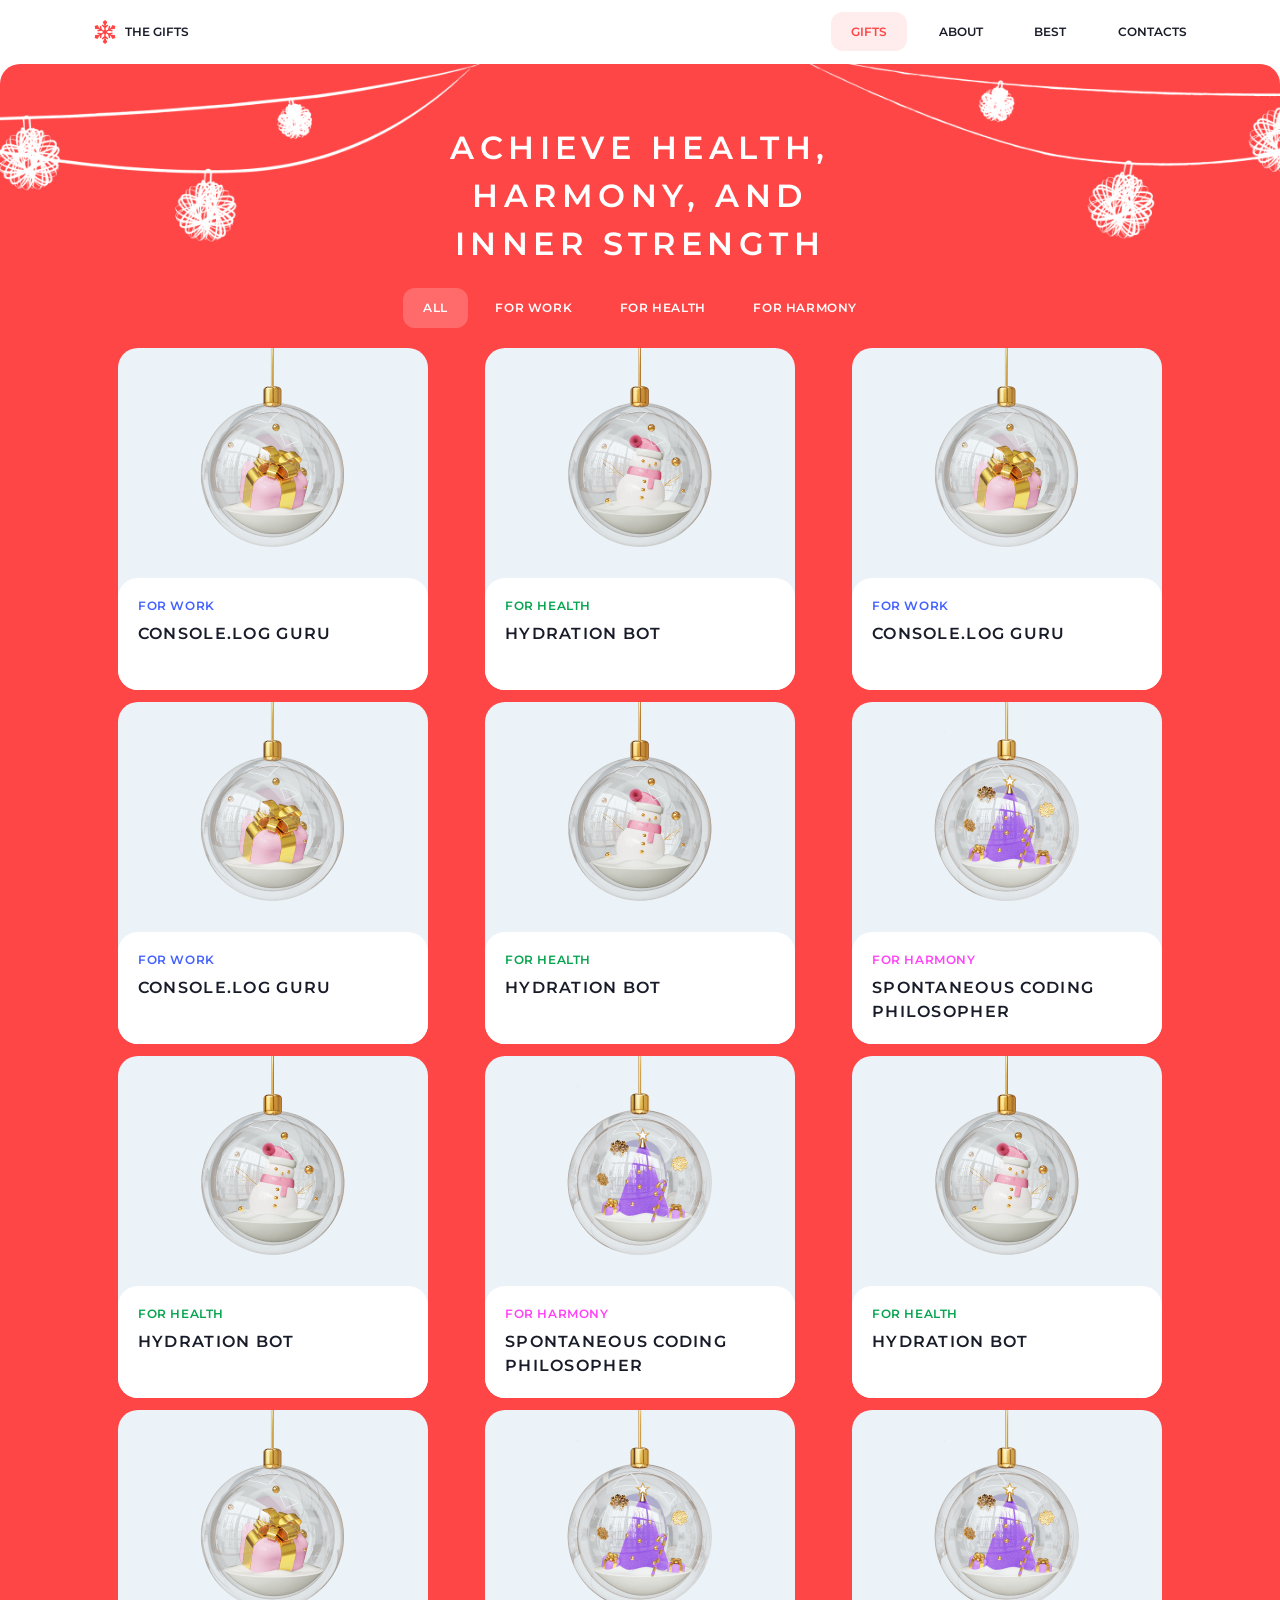
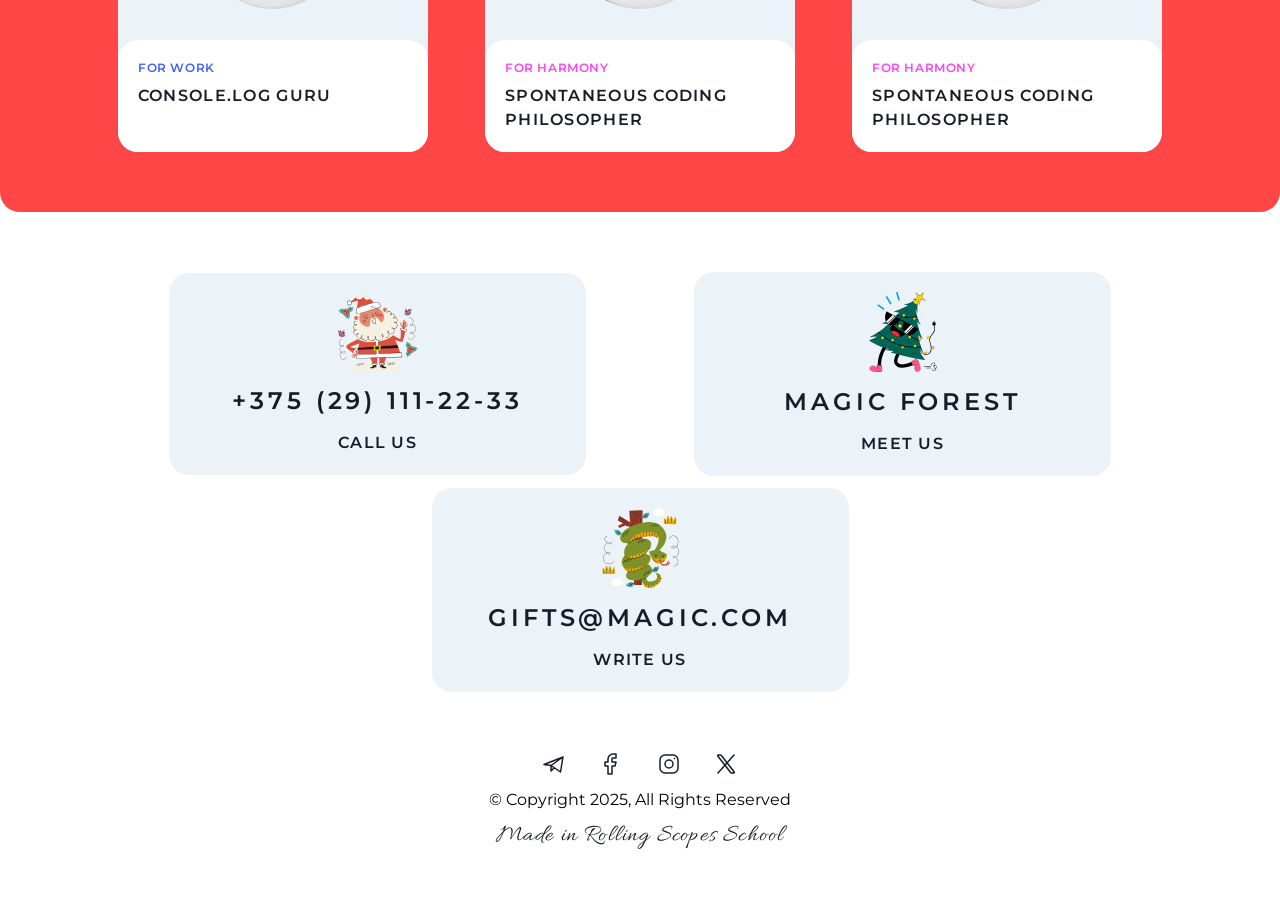
<file: christmas-shop/pages/Gifts.html>
<!DOCTYPE html>
<html lang="en">
  <head>
    <meta charset="UTF-8" />
    <meta name="viewport" content="width=device-width, initial-scale=1.0" />
    <link rel="stylesheet" href="../styles/stylesGifts.css" />
    <link rel="preconnect" href="https://fonts.googleapis.com" />
    <link rel="preconnect" href="https://fonts.gstatic.com" crossorigin />
    <link href="https://fonts.googleapis.com/css2?family=Allura&display=swap" rel="stylesheet" />
    <link rel="shortcut icon" href="../assets/images/svg/Home/logo.svg" type="image/x-icon">
    <title>Gifts</title>
  </head>

  <body>
    <header class="header header-gift-page">
    <div class="wrapper header-wrapper">
      <a href="./home.html" class="logo">
        <img class="snowflake" src="../assets/images/svg/Home/logo.svg" alt="logo" />
        <h3 class="logo-name">the gifts</h3>
      </a>

      <nav class="navigation">
        <ul class="navigation-list">
          <li class="navigation-items"><a href="#" class="item uninteractive">gifts</a></li>
          <li class="navigation-items"><a href="./home.html?#about" class="item">about</a></li>
          <li class="navigation-items"><a href="./home.html?#best-gifts" class="item">best</a></li>
          <li class="navigation-items"><a href="#footer-gifts" class="item">contacts</a></li>
        </ul>
      </nav>
    </div>
  </header>
  <main>
    <section class="gifts gift-page">
      <div class="wrapper gifts-wrapper">
        <div class="gifts-content content">
          <h1 class="header1">Achieve health, harmony, and inner strength</h1>
        </div>
        <div class="tabs-container">
          <button class="tab uninteractive">All</button>
          <button class="tab">for work</button>
          <button class="tab">for health</button>
          <button class="tab">for harmony</button>
        </div>
        <div class="cards-container gifts-container">
          <div class="card gifts-card card-work">
            <div class="card-img"></div>
            <div class="card-footer">
              <span class="card-category">For work</span>
              <span class="card-description">Console.log Guru</span>
            </div>
          </div>
          <div class="card gifts-card card-health">
            <div class="card-img"></div>
            <div class="card-footer">
              <span class="card-category">For health</span>
              <span class="card-description">Hydration Bot</span>
            </div>
          </div>
          <div class="card gifts-card card-work">
            <div class="card-img"></div>
            <div class="card-footer">
              <span class="card-category">For work</span>
              <span class="card-description">Console.log Guru</span>
            </div>
          </div>
          <div class="card gifts-card card-work">
            <div class="card-img"></div>
            <div class="card-footer">
              <span class="card-category">For work</span>
              <span class="card-description">Console.log Guru</span>
            </div>
          </div>
          <div class="card gifts-card card-health">
            <div class="card-img"></div>
            <div class="card-footer">
              <span class="card-category">For health</span>
              <span class="card-description">Hydration Bot</span>
            </div>
          </div>
          <div class="card gifts-card card-harmony">
            <div class="card-img"></div>
            <div class="card-footer">
              <span class="card-category">For harmony</span>
              <span class="card-description">Spontaneous Coding Philosopher</span>
            </div>
          </div>
          <div class="card gifts-card card-health">
            <div class="card-img"></div>
            <div class="card-footer">
              <span class="card-category">For health</span>
              <span class="card-description">Hydration Bot</span>
            </div>
          </div>
          <div class="card gifts-card card-harmony">
            <div class="card-img"></div>
            <div class="card-footer">
              <span class="card-category">For harmony</span>
              <span class="card-description">Spontaneous Coding Philosopher</span>
            </div>
          </div>
          <div class="card gifts-card card-health">
            <div class="card-img"></div>
            <div class="card-footer">
              <span class="card-category">For health</span>
              <span class="card-description">Hydration Bot</span>
            </div>
          </div>
          <div class="card gifts-card card-work">
            <div class="card-img"></div>
            <div class="card-footer">
              <span class="card-category">For work</span>
              <span class="card-description">Console.log Guru</span>
            </div>
          </div>
          <div class="card gifts-card card-harmony">
            <div class="card-img"></div>
            <div class="card-footer">
              <span class="card-category">For harmony</span>
              <span class="card-description">Spontaneous Coding Philosopher</span>
            </div>
          </div>
          <div class="card gifts-card card-harmony">
            <div class="card-img"></div>
            <div class="card-footer">
              <span class="card-category">For harmony</span>
              <span class="card-description">Spontaneous Coding Philosopher</span>
            </div>
          </div>
        </div>
      </div>
    </section>
  </main>
  <footer class="footer" id="footer-gifts">
    <div class="wrapper footer-wrapper">
      <div class="card-container">
        <div class="card-contact" onclick="location.href='tel:+375291112233'">
          <object type="image/svg+xml" data="../assets/images/svg/Home/santa.svg"></object>
          <a class="card-info" href="tel:+375291112233">+375 (29) 111-22-33</a>
          <a class="card-description" href="#">Call Us</a>
        </div>
        <div class="card-contact"  onclick="window.open('https://www.google.com/maps/place/North+Pole/@84.9647604,-134.9850387,11.07z/data=!4m6!3m5!1s0x4f9344da9515b951:0x4518d0c4d5c68876!8m2!3d89.9999999!4d-135!16zL20vMDVoMjE?entry=ttu&g_ep=EgoyMDI0MTExMi4wIKXMDSoASAFQAw%3D%3D', '_blank')" >
          <object type="image/svg+xml" data="../assets/images/svg/Home/christmas-tree.svg"></object>
          <a class="card-info" href="#">Magic forest</a>
          <a class="card-description" >meet us</a>
        </div>
        <div class="card-contact" onclick="location.href='mailto:gifts@magic.com'">
          <object type="image/svg+xml" data="../assets/images/svg/Home/snake.svg"></object>
          <a class="card-info" href="mailto:gifts@magic.com">gifts@magic.com</a>
          <a class="card-description" href="mailto:gifts@magic.com">write us</a>
        </div>
      </div>
      <div class="info-container">
        <div class="icon-container">
          <object type="image/svg+xml" data="../assets/images/svg/Home/telegram.svg"></object>
          <object type="image/svg+xml" data="../assets/images/svg/Home/facebook.svg"></object>
          <object type="image/svg+xml" data="../assets/images/svg/Home/instagram.svg"></object>
          <object type="image/svg+xml" data="../assets/images/svg/Home/X.svg"></object>
        </div>
        <p class="paragraph">© Copyright 2025, All Rights Reserved</p>
          <a class="caption" target="_blank" href="https://rs.school/" > Made in Rolling Scopes School </a>
      </div>
    </div>
  </footer>
  </body>
</html>
</file>
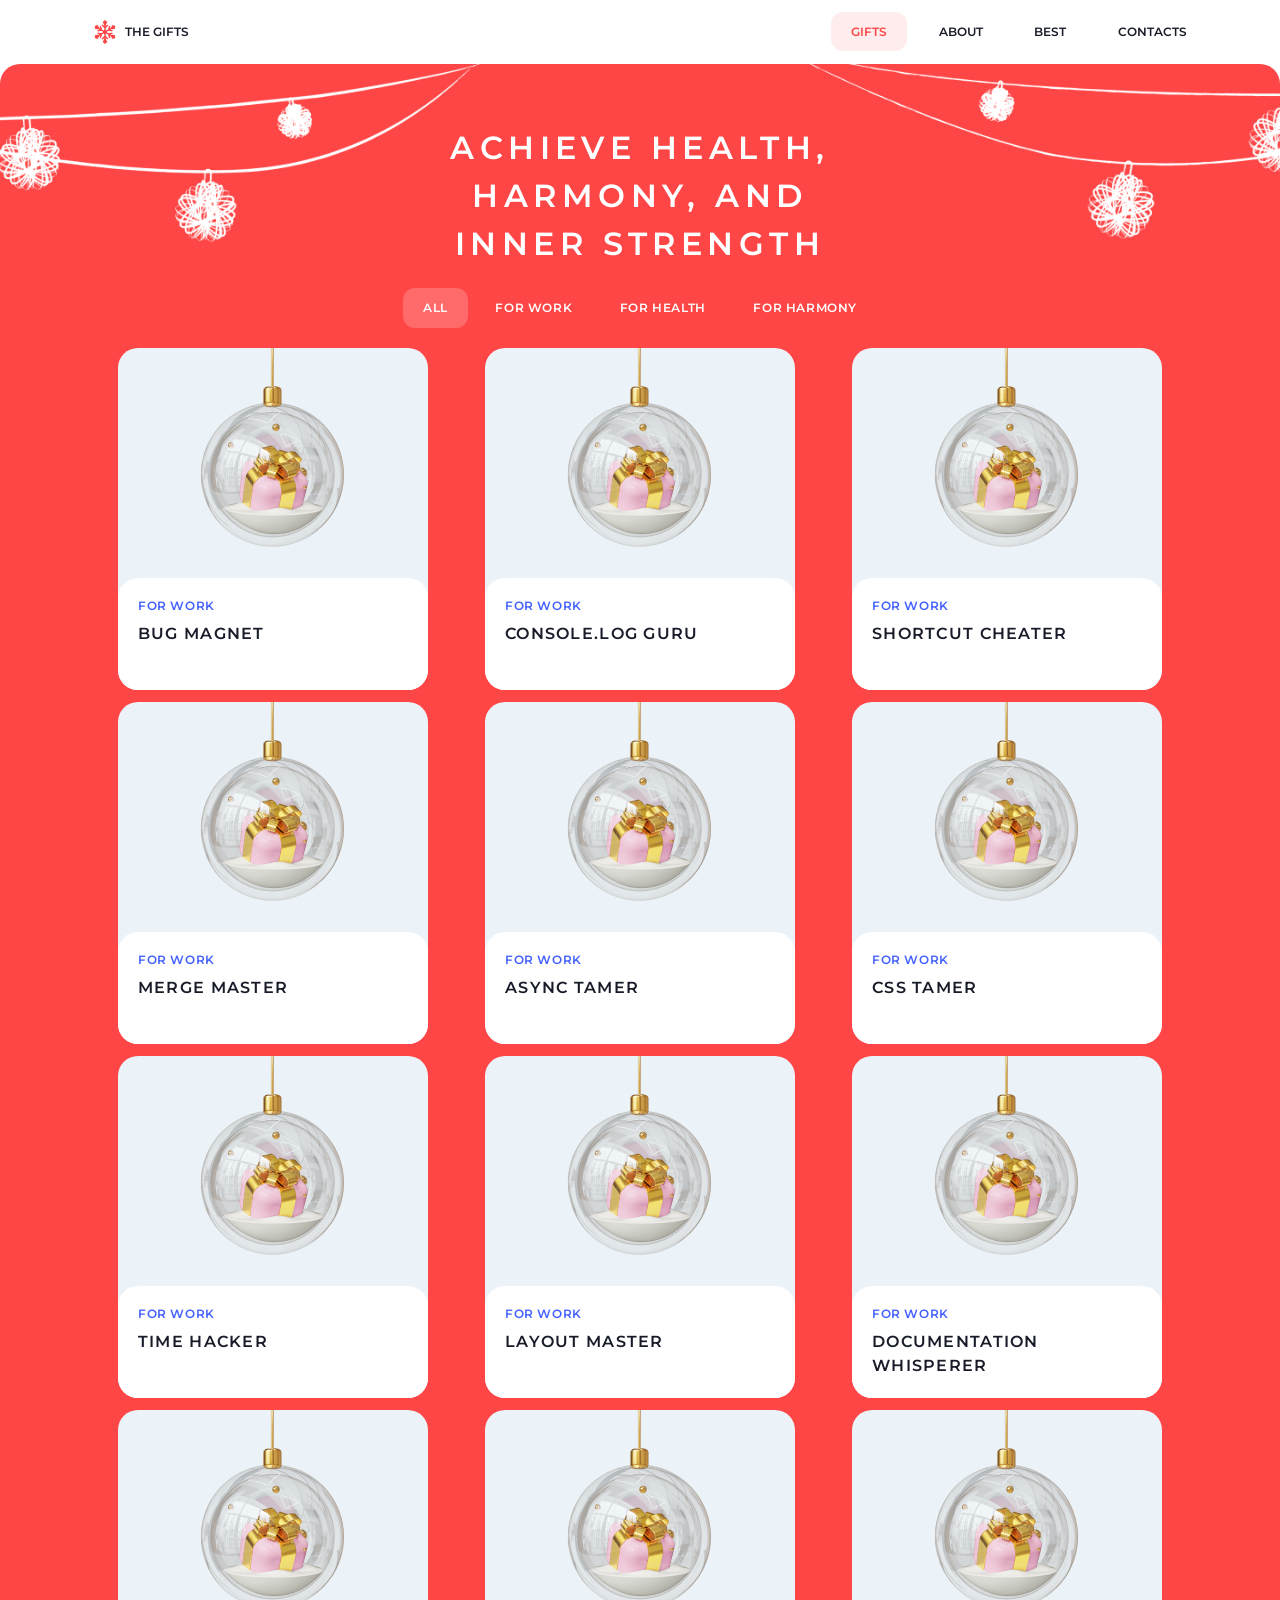
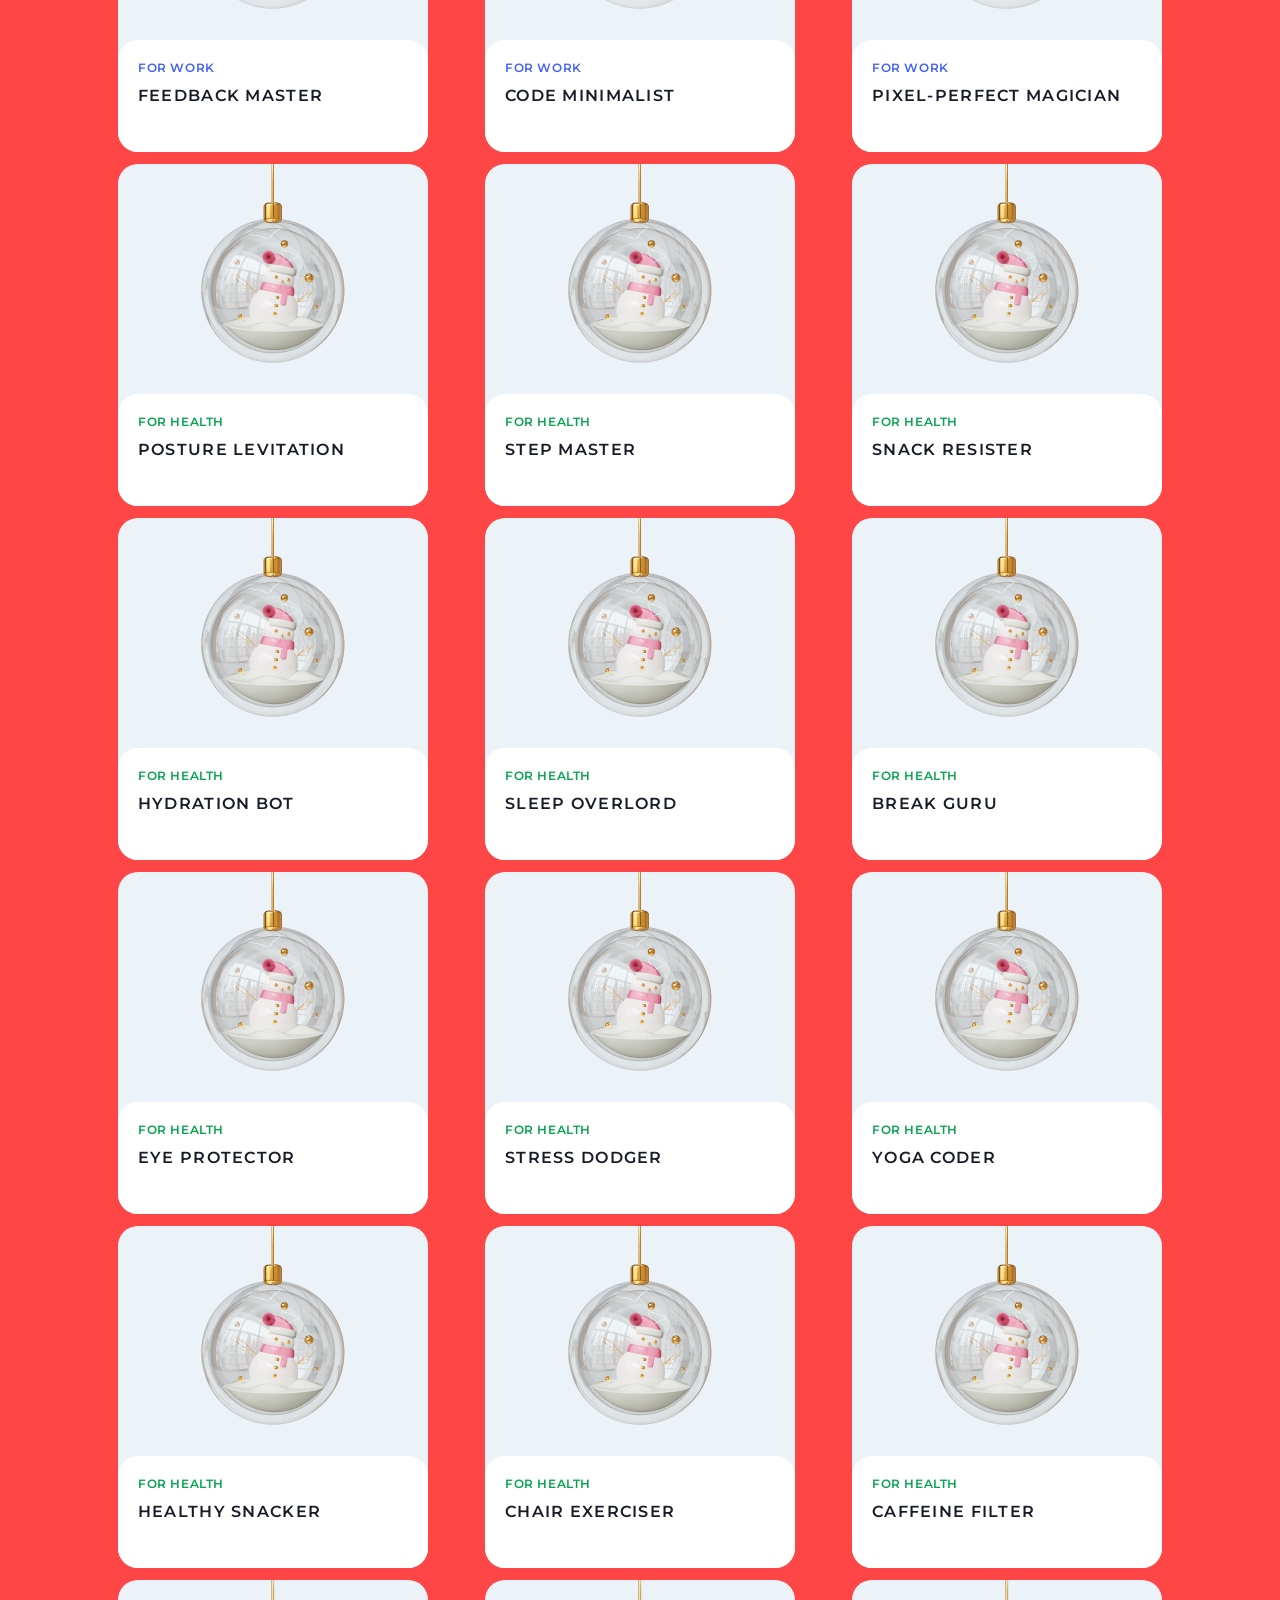
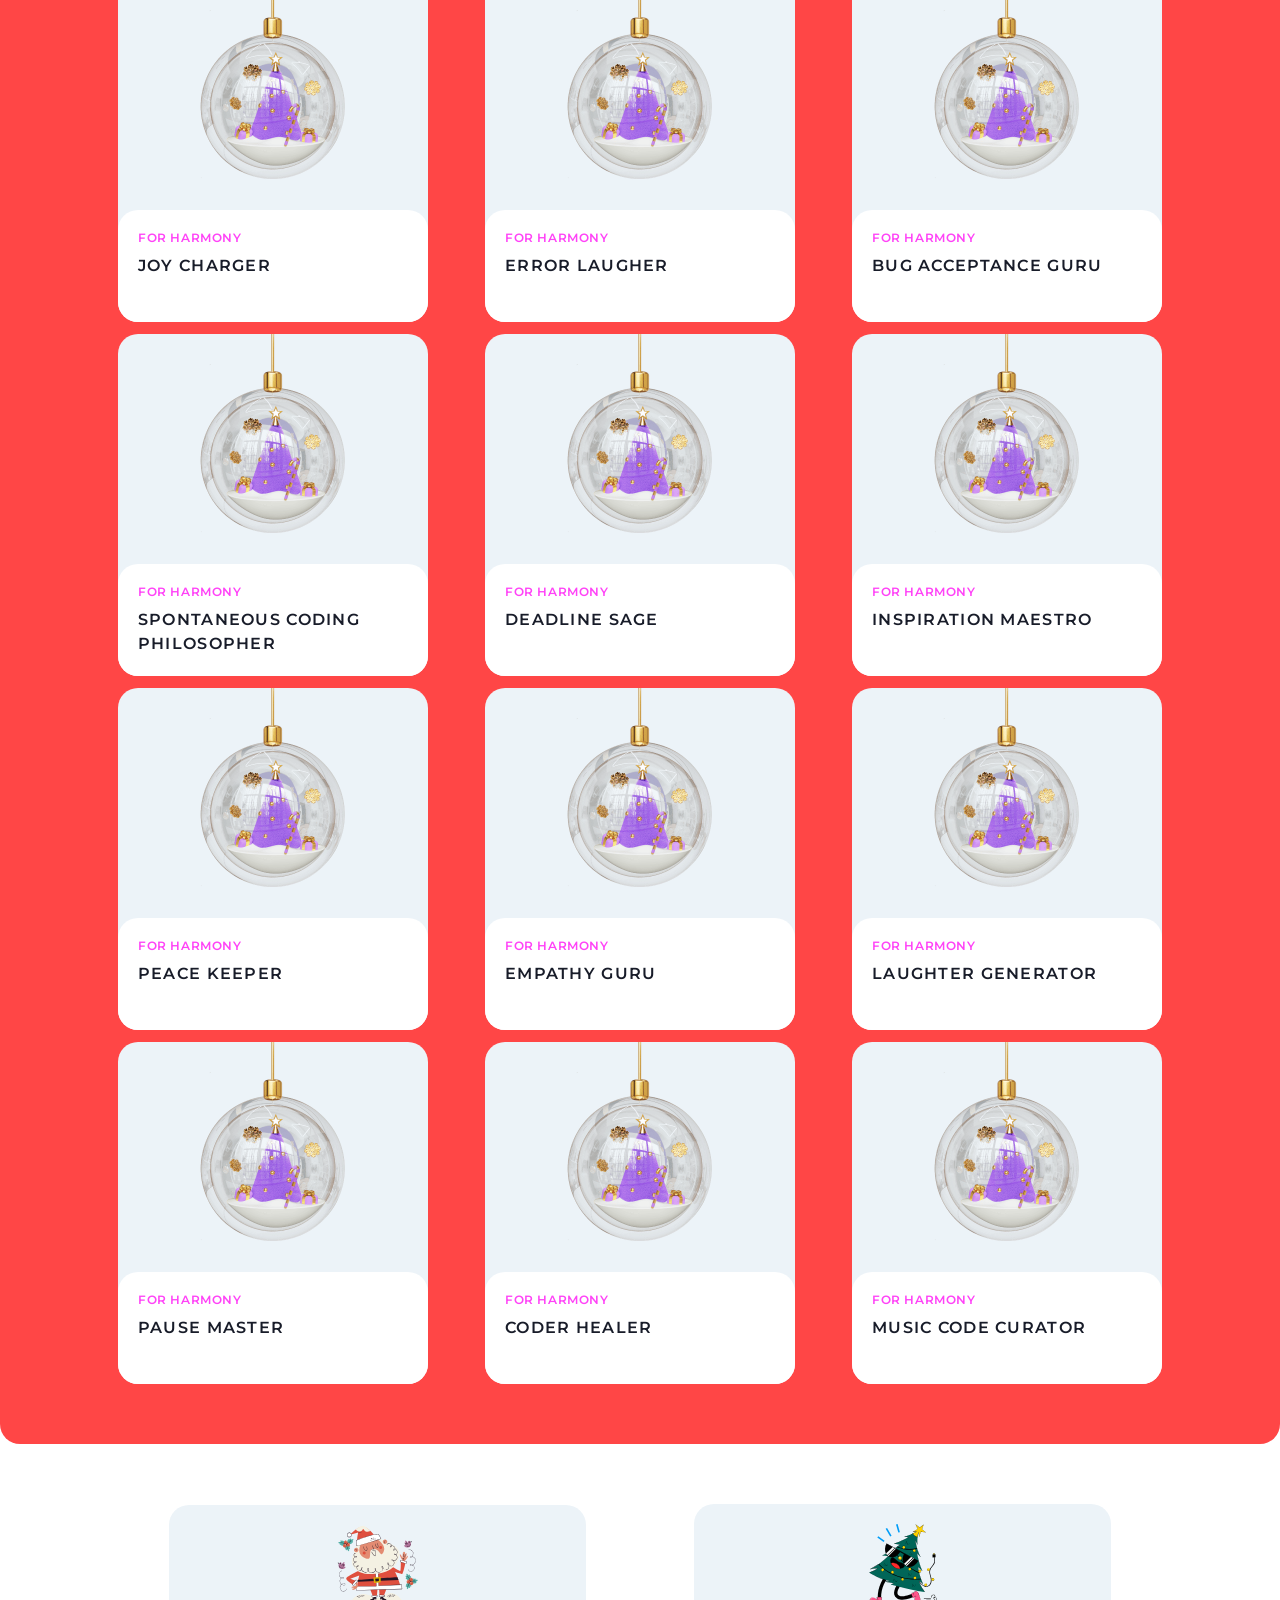
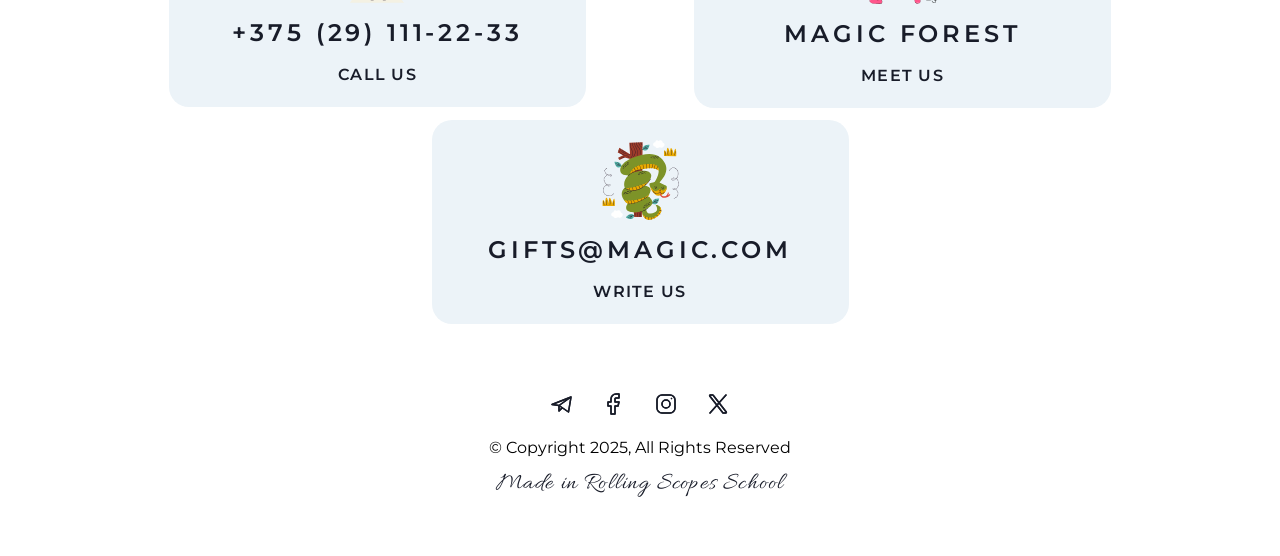
<file: christmas-shop/pages/gifts.html>
<!DOCTYPE html>
<html lang="en">
  <head>
    <meta charset="UTF-8" />
    <meta name="viewport" content="width=device-width, initial-scale=1.0" />
    <link rel="stylesheet" href="../styles/stylesGifts.css" />
    <link rel="preconnect" href="https://fonts.googleapis.com" />
    <link rel="preconnect" href="https://fonts.gstatic.com" crossorigin />
    <link href="https://fonts.googleapis.com/css2?family=Allura&display=swap" rel="stylesheet" />
    <link rel="shortcut icon" href="../assets/images/svg/Home/logo.svg" type="image/x-icon" />
    <title>Gifts</title>
  </head>
  <body>
    <header class="header header-gift-page">
      <div class="wrapper header-wrapper">
        <a href="./home.html" class="logo">
          <img class="snowflake" src="../assets/images/svg/Home/logo.svg" alt="logo" />
          <h3 class="logo-name">the gifts</h3>
        </a>
        <nav class="navigation">
          <ul class="navigation-list" id="menu-list">
            <li class="navigation-items"><a href="#" class="item uninteractive">gifts</a></li>
            <li class="navigation-items"><a href="./home.html?#about" class="item">about</a></li>
            <li class="navigation-items"><a href="./home.html?#best-gifts" class="item">best</a></li>
            <li class="navigation-items"><a href="#footer-gifts" class="item">contacts</a></li>
          </ul>
        </nav>
        <div class="burger-icon">
          <span class="burger-line"></span>
          <span class="burger-line"></span>
        </div>
      </div>
    </header>
    <main>
      <section class="gifts gift-page">
        <div class="wrapper gifts-wrapper">
          <div class="gifts-content content">
            <h1 class="header1">Achieve health, harmony, and inner strength</h1>
          </div>
          <div class="tabs-container">
            <button class="tab uninteractive">All</button>
            <button class="tab">for work</button>
            <button class="tab">for health</button>
            <button class="tab">for harmony</button>
          </div>
          <!-- <div class="cards-container gifts-container">
            <div class="card gifts-card card-work">
              <div class="card-img"></div>
              <div class="card-footer">
                <span class="card-category">For work</span>
                <span class="card-description">Console.log Guru</span>
              </div>
            </div>
            <div class="card gifts-card card-health">
              <div class="card-img"></div>
              <div class="card-footer">
                <span class="card-category">For health</span>
                <span class="card-description">Step Master</span>
              </div>
            </div>
            <div class="card gifts-card card-work">
              <div class="card-img"></div>
              <div class="card-footer">
                <span class="card-category">For work</span>
                <span class="card-description">Bug Magnet</span>
              </div>
            </div>
            <div class="card gifts-card card-work">
              <div class="card-img"></div>
              <div class="card-footer">
                <span class="card-category">For work</span>
                <span class="card-description">Shortcut Cheater</span>
              </div>
            </div>
            <div class="card gifts-card card-health">
              <div class="card-img"></div>
              <div class="card-footer">
                <span class="card-category">For health</span>
                <span class="card-description">Posture Levitation</span>
              </div>
            </div>
            <div class="card gifts-card card-harmony">
              <div class="card-img"></div>
              <div class="card-footer">
                <span class="card-category">For harmony</span>
                <span class="card-description">Bug Acceptance Guru</span>
              </div>
            </div>
            <div class="card gifts-card card-health">
              <div class="card-img"></div>
              <div class="card-footer">
                <span class="card-category">For health</span>
                <span class="card-description">Snack Resister</span>
              </div>
            </div>
            <div class="card gifts-card card-harmony">
              <div class="card-img"></div>
              <div class="card-footer">
                <span class="card-category">For harmony</span>
                <span class="card-description">Error Laugher</span>
              </div>
            </div>
            <div class="card gifts-card card-health">
              <div class="card-img"></div>
              <div class="card-footer">
                <span class="card-category">For health</span>
                <span class="card-description">Hydration Bot</span>
              </div>
            </div>
            <div class="card gifts-card card-work">
              <div class="card-img"></div>
              <div class="card-footer">
                <span class="card-category">For work</span>
                <span class="card-description">Merge Master</span>
              </div>
            </div>
            <div class="card gifts-card card-harmony">
              <div class="card-img"></div>
              <div class="card-footer">
                <span class="card-category">For harmony</span>
                <span class="card-description">Joy Charger</span>
              </div>
            </div>
            <div class="card gifts-card card-harmony">
              <div class="card-img"></div>
              <div class="card-footer">
                <span class="card-category">For harmony</span>
                <span class="card-description">Spontaneous Coding Philosopher</span>
              </div>
            </div>
          </div> -->
        </div>
      </section>
    </main>
    <footer class="footer" id="footer-gifts">
      <div class="wrapper footer-wrapper">
        <div class="card-container">
          <div class="card-contact" onclick="location.href='tel:+375291112233'">
            <object type="image/svg+xml" data="../assets/images/svg/Home/santa.svg"></object>
            <a class="card-info" href="tel:+375291112233">+375 (29) 111-22-33</a>
            <a class="card-description" href="#">Call Us</a>
          </div>
          <div
            class="card-contact"
            onclick="window.open('https://www.google.com/maps/place/North+Pole/@84.9647604,-134.9850387,11.07z/data=!4m6!3m5!1s0x4f9344da9515b951:0x4518d0c4d5c68876!8m2!3d89.9999999!4d-135!16zL20vMDVoMjE?entry=ttu&g_ep=EgoyMDI0MTExMi4wIKXMDSoASAFQAw%3D%3D', '_blank')">
            <object type="image/svg+xml" data="../assets/images/svg/Home/christmas-tree.svg"></object>
            <a class="card-info" href="#">Magic forest</a>
            <a class="card-description">meet us</a>
          </div>
          <div class="card-contact" onclick="location.href='mailto:gifts@magic.com'">
            <object type="image/svg+xml" data="../assets/images/svg/Home/snake.svg"></object>
            <a class="card-info" href="mailto:gifts@magic.com">gifts@magic.com</a>
            <a class="card-description" href="mailto:gifts@magic.com">write us</a>
          </div>
        </div>
        <div class="info-container">
          <ul class="icon-container">
            <li class="item">
              <object type="image/svg+xml" data="../assets/images/svg/Home/telegram.svg"></object>
            </li>
            <li class="item">
              <object type="image/svg+xml" data="../assets/images/svg/Home/facebook.svg"></object>
            </li>
            <li class="item">
              <object type="image/svg+xml" data="../assets/images/svg/Home/instagram.svg"></object>
            </li>
            <li class="item">
              <object type="image/svg+xml" data="../assets/images/svg/Home/X.svg"></object>
            </li>
          </ul>
          <p class="paragraph">© Copyright 2025, All Rights Reserved</p>
          <a class="caption" target="_blank" href="https://rs.school/"> Made in Rolling Scopes School </a>
        </div>
      </div>
    </footer>
    <script type="module" src="../js/gifts.js"></script>
  </body>
</html>
</file>
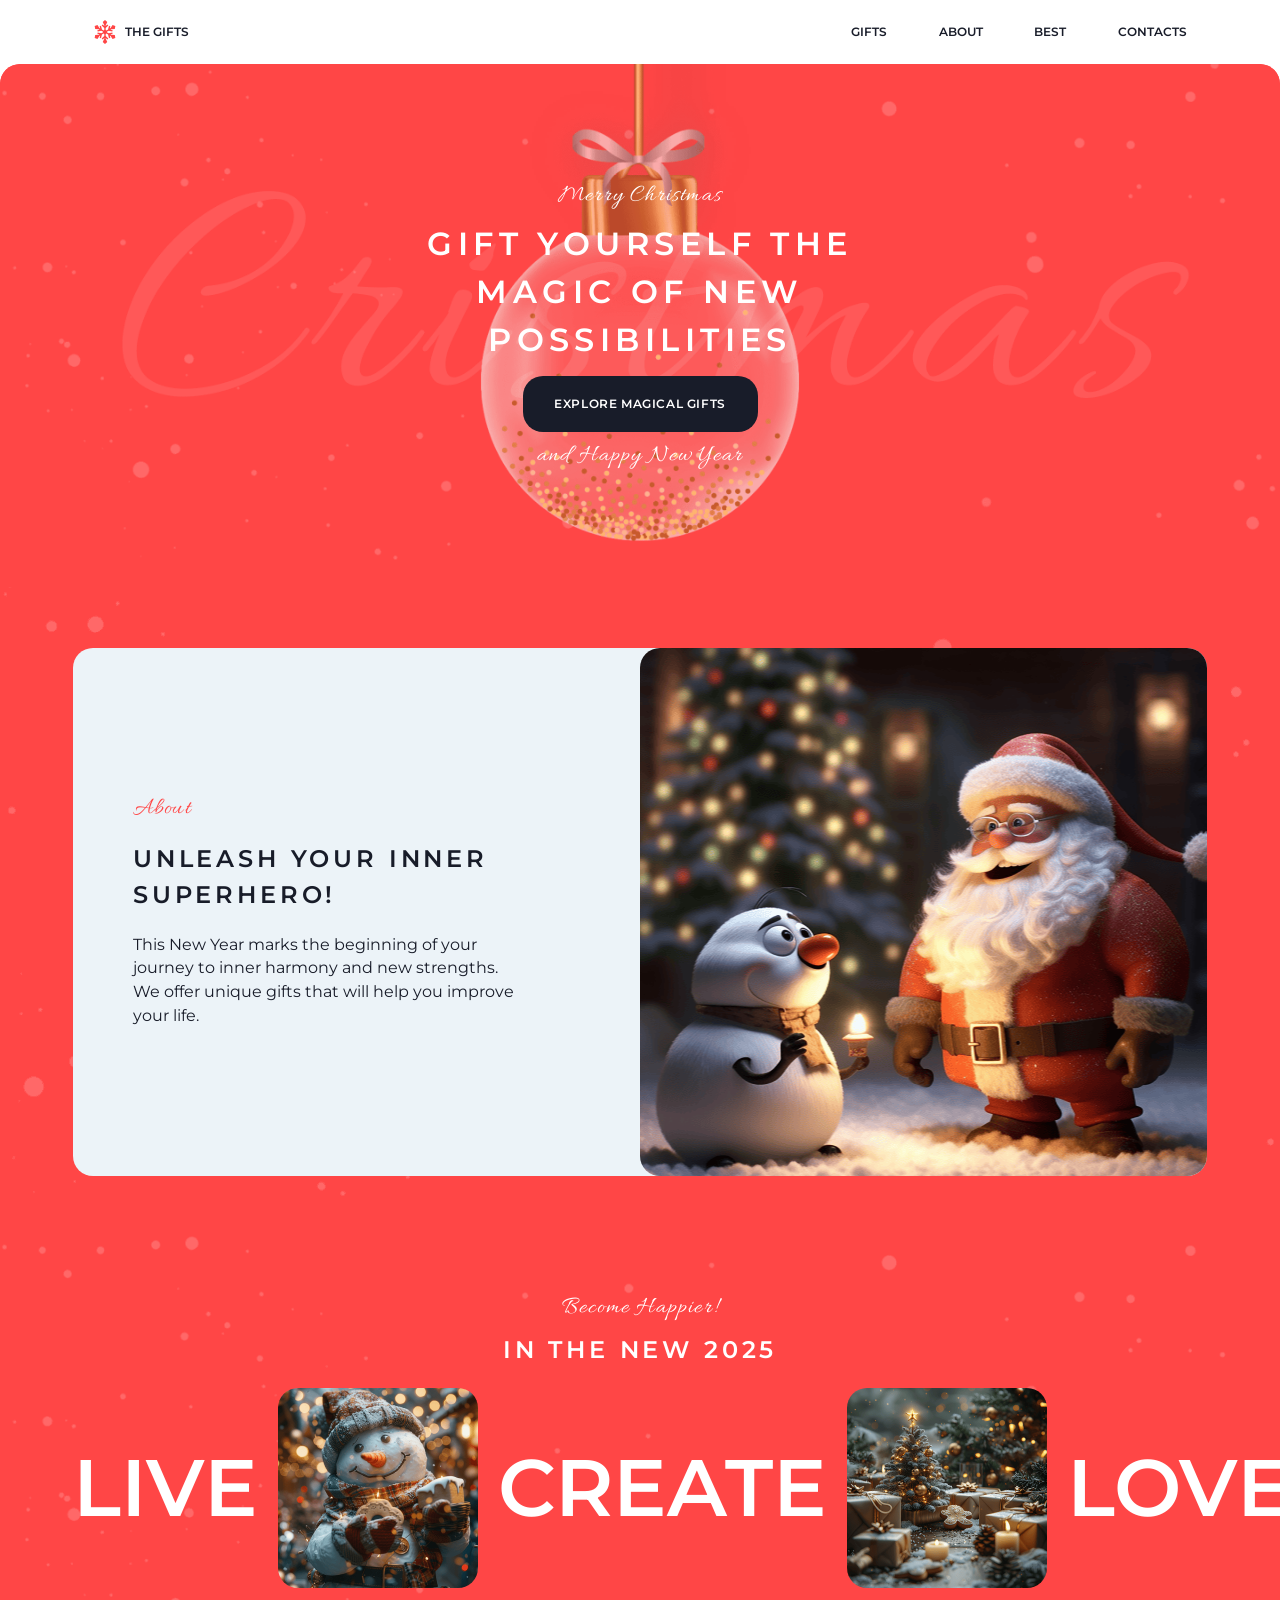
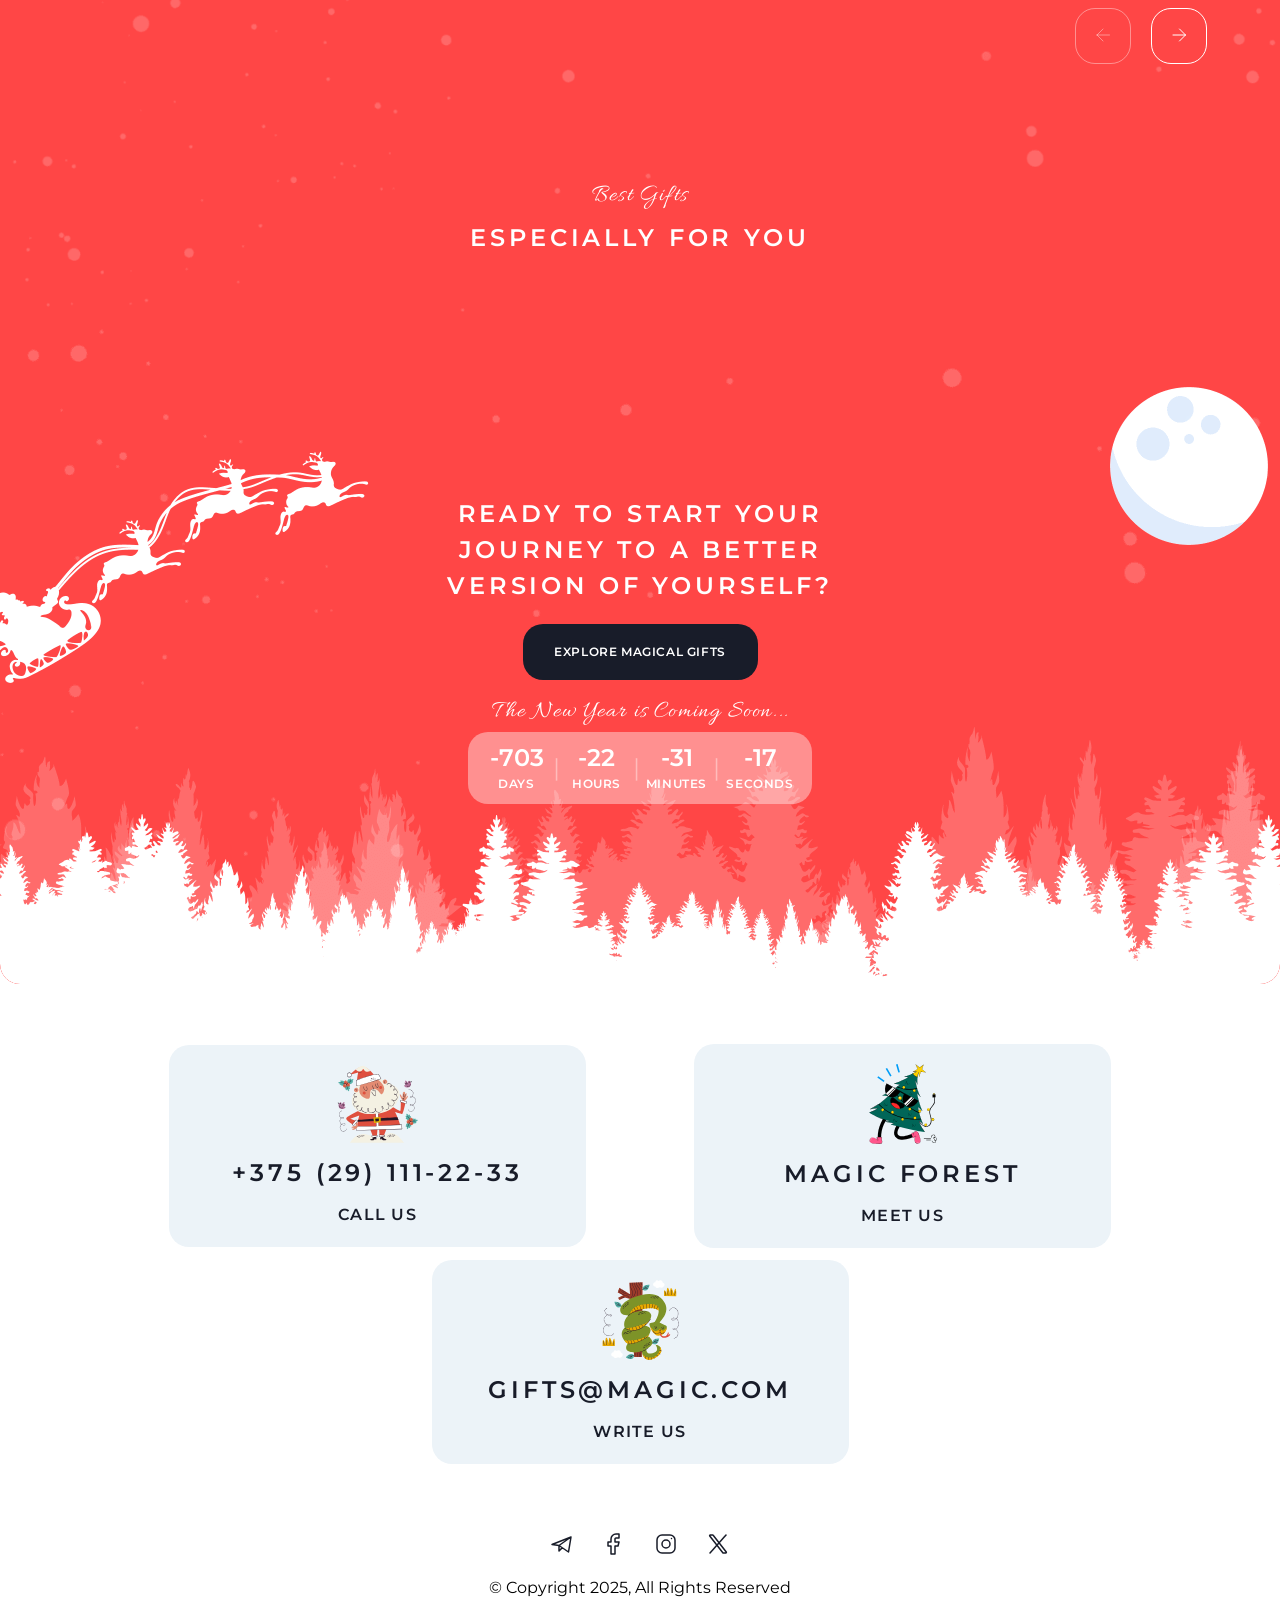
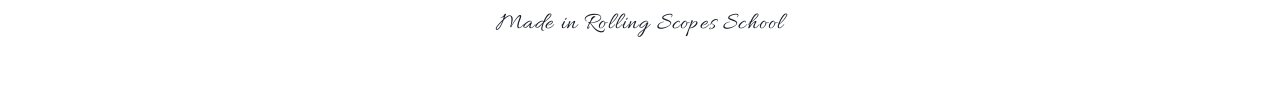
<file: christmas-shop/pages/home.html>
<!DOCTYPE html>
<html lang="en">
  <head>
    <meta charset="UTF-8" />
    <meta name="viewport" content="width=device-width, initial-scale=1.0" />
    <link rel="stylesheet" href="../styles/stylesHome.css" />
    <link rel="shortcut icon" href="../assets/images/svg/Home/logo.svg" type="image/x-icon" />
    <title>Home</title>
  </head>
  <body>
    <header class="header header-home-page">
      <div class="wrapper header-wrapper">
        <a href="#" class="logo">
          <img class="snowflake" src="../assets/images/svg/Home/logo.svg" alt="logo" />
          <span class="logo-name">the gifts</span>
        </a>

        <nav class="navigation">
          <ul class="navigation-list" id="menu-list">
            <li class="navigation-items"><a href="./gifts.html" class="item">gifts</a></li>
            <li class="navigation-items"><a href="#about" class="item">about</a></li>
            <li class="navigation-items"><a href="#best-gifts" class="item">best</a></li>
            <li class="navigation-items"><a href="#footer-home" class="item">contacts</a></li>
          </ul>
        </nav>
        <div class="burger-icon">
          <span class="burger-line"></span>
          <span class="burger-line"></span>
        </div>
      </div>
    </header>
    <main class="main">
      <section class="hero" id="hero">
        <div class="hero-content content">
          <h3 class="caption">Merry Christmas</h3>
          <h1 class="header1">Gift yourself the magic of new possibilities</h1>
          <button class="button btn-primary" onclick="location.href='./gifts.html'">Explore Magical Gifts</button>
          <h3 class="caption">and Happy New Year</h3>
        </div>
      </section>
      <section class="about" id="about">
        <div class="wrapper about-wrapper">
          <div class="about-container-content">
            <div class="about-content content">
              <h3 class="caption">About</h3>
              <h3 class="header2">Unleash your inner superhero!</h3>
              <p class="paragraph">
                This New Year marks the beginning of your journey to inner harmony and new strengths. We offer unique gifts that
                will help you improve your life.
              </p>
            </div>
          </div>
          <div class="about-image"></div>
        </div>
      </section>

      <section class="slider-section" id="slider-siction">
        <div class="wrapper slider-section-wrapper">
          <div class="slider-section-content content">
            <h3 class="caption">Become Happier!</h3>
            <h2 class="header2">in the new 2025</h2>
          </div>
          <div class="slider-body">
            <div class="slider">
              <span class="item-text slider-item">Live</span>
              <img src="../assets/images/png/snowman.png" class="slider-img slider-item" alt="snowman" />
              <span class="item-text slider-item">create</span>
              <img src="../assets/images/png/christmas-trees.png" class="slider-img slider-item" alt="christmas-trees" />
              <span class="item-text slider-item">Love</span>
              <img src="../assets/images/png/christmas-tree-ball.png" class="slider-img slider-item" alt="christmas-tree-ball" />
              <span class="item-text slider-item">dream</span>
              <img src="../assets/images/png/fairytale-house.png" class="slider-img slider-item" alt="fairytale-house" />
            </div>
          </div>
          <div class="btn-container">
            <button class="btn-slider__disable btn-slider slider-btn__left">
              <svg width="14" height="14" viewBox="0 0 14 14" fill="none" xmlns="http://www.w3.org/2000/svg">
                <path
                  d="M13.5 7H1M1 7L7 1M1 7L7 13"
                  stroke="white"
                  stroke-opacity="0.4"
                  stroke-linecap="round"
                  stroke-linejoin="round" />
              </svg>
            </button>
            <button class="btn-slider slider-btn__right">
              <svg width="14" height="14" viewBox="0 0 14 14" fill="none" xmlns="http://www.w3.org/2000/svg">
                <path d="M1 7H13.5M13.5 7L7.5 1M13.5 7L7.5 13" stroke="white" stroke-linecap="round" stroke-linejoin="round" />
              </svg>
            </button>
          </div>
        </div>
      </section>
      <section class="gifts" id="best-gifts">
        <div class="wrapper gifts-wrapper">
          <div class="gifts-content content">
            <h3 class="caption">Best Gifts</h3>
            <h2 class="header2">especially for you</h2>
          </div>
          <!-- <div class="gifts-container">
            <div class="card gifts-card card-work">
              <div class="card-img"></div>
              <div class="card-footer">
                <span class="card-category">For work</span>
                <span class="card-description">Console.log Guru</span>
              </div>
            </div>
            <div class="card gifts-card card-health">
              <div class="card-img"></div>
              <div class="card-footer">
                <span class="card-category">For health</span>
                <span class="card-description">Hydration Bot</span>
              </div>
            </div>
            <div class="card gifts-card card-work">
              <div class="card-img"></div>
              <div class="card-footer">
                <span class="card-category">For work</span>
                <span class="card-description">Merge Master</span>
              </div>
            </div>
            <div class="card gifts-card card-harmony">
              <div class="card-img"></div>
              <div class="card-footer">
                <span class="card-category">For harmony</span>
                <span class="card-description">Spontaneous Coding Philosopher</span>
              </div>
            </div>
          </div> -->
        </div>
      </section>
      <section class="cta" id="cta">
        <div class="wrapper cta-wrapper">
          <div class="cta-content content">
            <h3 class="header2">Ready to start your journey to a better version of yourself?</h3>
            <button class="button btn-primary" onclick="location.href='./gifts.html'">Explore Magical Gifts</button>
            <div class="timer-container">
              <h2 class="caption">The New Year is Coming Soon...</h2>
              <div class="timer cta-timer">
                <div class="timer-wrapper">
                  <div class="timer-sections days">
                    <div class="timer-sections__wrapper">
                      <span class="timer-num">47</span>
                      <span class="timer-text">days</span>
                    </div>
                  </div>
                  <div class="timer-sections hours">
                    <div class="timer-sections__wrapper">
                      <span class="timer-num">5</span>
                      <span class="timer-text">hours</span>
                    </div>
                  </div>
                  <div class="timer-sections minutes">
                    <div class="timer-sections__wrapper">
                      <span class="timer-num">34</span>
                      <span class="timer-text">minutes</span>
                    </div>
                  </div>
                  <div class="timer-sections seconds">
                    <div class="timer-sections__wrapper">
                      <span class="timer-num">12</span>
                      <span class="timer-text">seconds</span>
                    </div>
                  </div>
                </div>
              </div>
            </div>
          </div>
        </div>
      </section>
    </main>
    <footer class="footer" id="footer-home">
      <div class="wrapper footer-wrapper">
        <div class="card-container">
          <div class="card-contact" onclick="location.href='tel:+375291112233'">
            <object type="image/svg+xml" data="../assets/images/svg/Home/santa.svg"></object>
            <a class="card-info" href="tel:+375291112233">+375 (29) 111-22-33</a>
            <a class="card-description" href="#">Call Us</a>
          </div>
          <div
            class="card-contact"
            onclick="window.open('https://www.google.com/maps/place/North+Pole/@84.9647604,-134.9850387,11.07z/data=!4m6!3m5!1s0x4f9344da9515b951:0x4518d0c4d5c68876!8m2!3d89.9999999!4d-135!16zL20vMDVoMjE?entry=ttu&g_ep=EgoyMDI0MTExMi4wIKXMDSoASAFQAw%3D%3D', '_blank')">
            <object type="image/svg+xml" data="../assets/images/svg/Home/christmas-tree.svg"></object>
            <a class="card-info" href="#">Magic forest</a>
            <a class="card-description">meet us</a>
          </div>
          <div class="card-contact" onclick="location.href='mailto:gifts@magic.com'">
            <object type="image/svg+xml" data="../assets/images/svg/Home/snake.svg"></object>
            <a class="card-info" href="mailto:gifts@magic.com">gifts@magic.com</a>
            <a class="card-description" href="mailto:gifts@magic.com">write us</a>
          </div>
        </div>
        <div class="info-container">
          <ul class="icon-container">
            <li class="item"></li>
            <li class="item"></li>
            <li class="item"></li>
            <li class="item"></li>
          </ul>
          <p class="paragraph">© Copyright 2025, All Rights Reserved</p>
          <a class="caption" target="_blank" href="https://rs.school/"> Made in Rolling Scopes School </a>
        </div>
      </div>
    </footer>
    <script type="module" src="../js/index.js"></script>
  </body>
</html>
</file>
<file: christmas-shop/styles/stylesGifts.css>
/*! normalize.css v8.0.1 | MIT License | github.com/necolas/normalize.css */
/* Document
   ========================================================================== */
/**
 * 1. Correct the line height in all browsers.
 * 2. Prevent adjustments of font size after orientation changes in iOS.
 */
html {
  line-height: 1.15; /* 1 */
  -webkit-text-size-adjust: 100%; /* 2 */
}

/* Sections
   ========================================================================== */
/**
 * Remove the margin in all browsers.
 */
body {
  margin: 0 auto;
}

/**
 * Render the `main` element consistently in IE.
 */
main {
  display: block;
}

/**
 * Correct the font size and margin on `h1` elements within `section` and
 * `article` contexts in Chrome, Firefox, and Safari.
 */
h1 {
  font-size: 2em;
  margin: 0.67em 0;
}

/* Grouping content
   ========================================================================== */
/**
 * 1. Add the correct box sizing in Firefox.
 * 2. Show the overflow in Edge and IE.
 */
hr {
  box-sizing: content-box; /* 1 */
  height: 0; /* 1 */
  overflow: visible; /* 2 */
}

/**
 * 1. Correct the inheritance and scaling of font size in all browsers.
 * 2. Correct the odd `em` font sizing in all browsers.
 */
pre {
  font-family: monospace, monospace; /* 1 */
  font-size: 1em; /* 2 */
}

/* Text-level semantics
   ========================================================================== */
/**
 * Remove the gray background on active links in IE 10.
 */
a {
  background-color: transparent;
}

/**
 * 1. Remove the bottom border in Chrome 57-
 * 2. Add the correct text decoration in Chrome, Edge, IE, Opera, and Safari.
 */
abbr[title] {
  border-bottom: none; /* 1 */
  text-decoration: underline; /* 2 */
  text-decoration: underline dotted; /* 2 */
}

/**
 * Add the correct font weight in Chrome, Edge, and Safari.
 */
b,
strong {
  font-weight: bolder;
}

/**
 * 1. Correct the inheritance and scaling of font size in all browsers.
 * 2. Correct the odd `em` font sizing in all browsers.
 */
code,
kbd,
samp {
  font-family: monospace, monospace; /* 1 */
  font-size: 1em; /* 2 */
}

/**
 * Add the correct font size in all browsers.
 */
small {
  font-size: 80%;
}

/**
 * Prevent `sub` and `sup` elements from affecting the line height in
 * all browsers.
 */
sub,
sup {
  font-size: 75%;
  line-height: 0;
  position: relative;
  vertical-align: baseline;
}

sub {
  bottom: -0.25em;
}

sup {
  top: -0.5em;
}

/* Embedded content
   ========================================================================== */
/**
 * Remove the border on images inside links in IE 10.
 */
img {
  border-style: none;
}

/* Forms
   ========================================================================== */
/**
 * 1. Change the font styles in all browsers.
 * 2. Remove the margin in Firefox and Safari.
 */
button,
input,
optgroup,
select,
textarea {
  font-family: inherit; /* 1 */
  font-size: 100%; /* 1 */
  line-height: 1.15; /* 1 */
  margin: 0; /* 2 */
}

/**
 * Show the overflow in IE.
 * 1. Show the overflow in Edge.
 */
button,
input {
  /* 1 */
  overflow: visible;
}

/**
 * Remove the inheritance of text transform in Edge, Firefox, and IE.
 * 1. Remove the inheritance of text transform in Firefox.
 */
button,
select {
  /* 1 */
  text-transform: none;
}

/**
 * Correct the inability to style clickable types in iOS and Safari.
 */
button,
[type=button],
[type=reset],
[type=submit] {
  -webkit-appearance: button;
}

/**
 * Remove the inner border and padding in Firefox.
 */
button::-moz-focus-inner,
[type=button]::-moz-focus-inner,
[type=reset]::-moz-focus-inner,
[type=submit]::-moz-focus-inner {
  border-style: none;
  padding: 0;
}

/**
 * Restore the focus styles unset by the previous rule.
 */
button:-moz-focusring,
[type=button]:-moz-focusring,
[type=reset]:-moz-focusring,
[type=submit]:-moz-focusring {
  outline: 1px dotted ButtonText;
}

/**
 * Correct the padding in Firefox.
 */
fieldset {
  padding: 0.35em 0.75em 0.625em;
}

/**
 * 1. Correct the text wrapping in Edge and IE.
 * 2. Correct the color inheritance from `fieldset` elements in IE.
 * 3. Remove the padding so developers are not caught out when they zero out
 *    `fieldset` elements in all browsers.
 */
legend {
  box-sizing: border-box; /* 1 */
  color: inherit; /* 2 */
  display: table; /* 1 */
  max-width: 100%; /* 1 */
  padding: 0; /* 3 */
  white-space: normal; /* 1 */
}

/**
 * Add the correct vertical alignment in Chrome, Firefox, and Opera.
 */
progress {
  vertical-align: baseline;
}

/**
 * Remove the default vertical scrollbar in IE 10+.
 */
textarea {
  overflow: auto;
}

/**
 * 1. Add the correct box sizing in IE 10.
 * 2. Remove the padding in IE 10.
 */
[type=checkbox],
[type=radio] {
  box-sizing: border-box; /* 1 */
  padding: 0; /* 2 */
}

/**
 * Correct the cursor style of increment and decrement buttons in Chrome.
 */
[type=number]::-webkit-inner-spin-button,
[type=number]::-webkit-outer-spin-button {
  height: auto;
}

/**
 * 1. Correct the odd appearance in Chrome and Safari.
 * 2. Correct the outline style in Safari.
 */
[type=search] {
  -webkit-appearance: textfield; /* 1 */
  outline-offset: -2px; /* 2 */
}

/**
 * Remove the inner padding in Chrome and Safari on macOS.
 */
[type=search]::-webkit-search-decoration {
  -webkit-appearance: none;
}

/**
 * 1. Correct the inability to style clickable types in iOS and Safari.
 * 2. Change font properties to `inherit` in Safari.
 */
::-webkit-file-upload-button {
  -webkit-appearance: button; /* 1 */
  font: inherit; /* 2 */
}

/* Interactive
   ========================================================================== */
/*
 * Add the correct display in Edge, IE 10+, and Firefox.
 */
details {
  display: block;
}

/*
 * Add the correct display in all browsers.
 */
summary {
  display: list-item;
}

/* Misc
   ========================================================================== */
/**
 * Add the correct display in IE 10+.
 */
template {
  display: none;
}

/**
 * Add the correct display in IE 10.
 */
[hidden] {
  display: none;
}

.footer .footer-wrapper .info-container .caption:hover, .card:hover .card-description,
.card:hover .card-info,
.card-contact:hover .card-description,
.card-contact:hover .card-info, .header-gift-page .header-wrapper .navigation .navigation-list .navigation-items:nth-child(1) .item {
  color: #ff4646;
}

.item:hover, .header-gift-page .header-wrapper .navigation .navigation-list .navigation-items:nth-child(1) .item {
  background: rgba(255, 70, 70, 0.1);
  border-radius: 1.2rem;
}

/* montserrat-regular - latin */
@font-face {
  font-display: swap; /* Check https://developer.mozilla.org/en-US/docs/Web/CSS/@font-face/font-display for other options. */
  font-family: "Montserrat";
  font-style: normal;
  font-weight: 400;
  src: url("../assets/fonts/Montserrat/Montserrat-VariableFont_wght.ttf") format("woff2"); /* Chrome 36+, Opera 23+, Firefox 39+, Safari 12+, iOS 10+ */
}
/* montserrat-600 - latin */
@font-face {
  font-display: swap; /* Check https://developer.mozilla.org/en-US/docs/Web/CSS/@font-face/font-display for other options. */
  font-family: "Montserrat";
  font-style: normal;
  font-weight: 600;
  src: url("../assets/fonts/Montserrat/Montserrat-VariableFont_wght.ttf") format("woff2"); /* Chrome 36+, Opera 23+, Firefox 39+, Safari 12+, iOS 10+ */
}
/* allura-regular - latin */
@font-face {
  font-display: swap; /* Check https://developer.mozilla.org/en-US/docs/Web/CSS/@font-face/font-display for other options. */
  font-family: "Allura";
  font-style: normal;
  font-weight: 400;
  src: url("../assets/fonts/Allura/Allura-Regular.ttf") format("woff2"); /* Chrome 36+, Opera 23+, Firefox 39+, Safari 12+, iOS 10+ */
}
h1,
h2,
h3,
h4,
h5,
h6 {
  margin: 0;
}

p {
  margin: 0;
}

.logo-name {
  font-family: "Montserrat", sans-serif;
  font-size: 1.2rem;
  font-weight: 600;
  line-height: 130%;
  text-transform: uppercase;
  color: #181c29;
}

.item {
  font-family: "Montserrat", sans-serif;
  font-family: "Montserrat", sans-serif;
  font-size: 1.2rem;
  font-weight: 600;
  line-height: 130%;
  text-transform: uppercase;
  color: #181c29;
}
@media ((max-width: 768px) and (min-width: 380px)) {
  .item {
    font-family: "Montserrat", sans-serif;
    font-size: 2.4rem;
    font-weight: 600;
    line-height: 152%;
    letter-spacing: 0.05em;
    text-transform: uppercase;
  }
}
@media ((max-width: 380px) and (min-width: 364px)) {
  .item {
    font-family: "Montserrat", sans-serif;
    font-size: 2.4rem;
    font-weight: 600;
    line-height: 152%;
    letter-spacing: 0.05em;
    text-transform: uppercase;
  }
}

.caption {
  font-family: "Allura", cursive;
  font-size: 2.4rem;
  font-weight: 400;
  line-height: 100%;
  letter-spacing: 0.05em;
  color: #fff;
}

.header1 {
  font-family: "Montserrat", sans-serif;
  font-size: 3.2rem;
  font-weight: 600;
  line-height: 150%;
  letter-spacing: 0.17em;
  text-transform: uppercase;
  color: #fff;
}

.header2 {
  font-family: "Montserrat", sans-serif;
  font-size: 2.4rem;
  font-weight: 600;
  line-height: 152%;
  text-transform: uppercase;
  line-height: 150%;
}

.paragraph {
  font-family: "Montserrat", sans-serif;
  font-size: 1.6rem;
  font-weight: 400;
  line-height: 148%;
}

.item-text {
  font-family: "Montserrat", sans-serif;
  font-size: 8rem;
  font-weight: 600;
  text-transform: uppercase;
  color: #fff;
  text-align: center;
  letter-spacing: 0.0026em;
}

.btn-primary {
  font-family: "Montserrat", sans-serif;
  font-weight: 600;
  font-size: 1.2rem;
  line-height: 130%;
  letter-spacing: 0.05em;
  text-transform: uppercase;
  text-align: center;
  color: #fff;
}

.tab {
  font-family: "Montserrat", sans-serif;
  font-size: 1.2rem;
  font-weight: 600;
  line-height: 130%;
  text-transform: uppercase;
  letter-spacing: 0.05em;
}

.timer-num {
  font-family: "Montserrat", sans-serif;
  font-size: 2.4rem;
  font-weight: 600;
  line-height: 152%;
  text-transform: uppercase;
  color: #fff;
}

.timer-text {
  font-family: "Montserrat", sans-serif;
  font-size: 1.2rem;
  font-weight: 600;
  line-height: 130%;
  letter-spacing: 0.05em;
  text-transform: uppercase;
  color: #fff;
}

.card-category {
  font-family: "Montserrat", sans-serif;
  font-size: 1.2rem;
  font-weight: 600;
  line-height: 130%;
  letter-spacing: 0.05em;
  text-transform: uppercase;
  text-transform: uppercase;
  color: #4361ff;
  letter-spacing: 0.05em;
}

.card-description {
  font-family: "Montserrat", sans-serif;
  font-size: 1.6rem;
  font-weight: 600;
  line-height: 152%;
  letter-spacing: 0.18em;
  text-transform: uppercase;
  text-transform: uppercase;
  letter-spacing: 0.08em;
  color: #181c29;
  line-height: 150%;
}

.card-info {
  font-family: "Montserrat", sans-serif;
  font-size: 2.4rem;
  font-weight: 600;
  line-height: 152%;
  letter-spacing: 0.05em;
  text-transform: uppercase;
  letter-spacing: 0.16em;
  color: #181c29;
  line-height: 150%;
}

html {
  font-size: 10px;
  scroll-behavior: smooth;
}

* {
  box-sizing: border-box;
  font-family: "Montserrat", sans-serif;
  margin: 0;
  bottom: 0;
}

@media (max-width: 768px) {
  *:hover {
    cursor: default;
  }
}
ul {
  list-style-type: none;
  padding: 0;
  margin: 0;
}

a {
  text-decoration: none;
}

li {
  list-style-type: none;
}

body {
  width: 100%;
  margin: 0 auto;
  font-size: 10px;
  overflow-x: hidden;
}
body header,
body main,
body footer {
  width: 100%;
  height: 100%;
  max-width: 144rem;
  margin: 0 auto;
  overflow: hidden;
}
@media ((max-width: 768px) and (min-width: 380px)) {
  body header,
  body main,
  body footer {
    max-width: 76.8rem;
  }
}
@media ((max-width: 380px) and (min-width: 364px)) {
  body header,
  body main,
  body footer {
    max-width: 38rem;
  }
}

main {
  background-color: #ff4646;
  border-radius: 2rem 2rem 2rem 2rem;
}

footer {
  padding: 6rem 0;
  background: #fff;
}

.wrapper {
  margin: 0 auto;
}
@media (min-width: 769px) {
  .wrapper {
    max-width: 88.6111111111%;
  }
  .wrapper .burger-icon {
    display: none;
  }
}
@media ((max-width: 768px) and (min-width: 380px)) {
  .wrapper {
    width: 97.9166666667%;
  }
  .wrapper .navigation {
    position: fixed;
    right: -100%;
    transition: all 0.5s ease-in-out;
    top: 6.4rem;
  }
  .wrapper .navigation #menu-list {
    display: flex;
    flex-direction: column;
    align-items: center;
    justify-content: center;
    gap: 2rem;
  }
  .wrapper .burger-icon {
    display: flex;
  }
}
@media ((max-width: 380px) and (min-width: 364px)) {
  .wrapper {
    width: 95.7894736842%;
  }
  .wrapper .navigation {
    position: fixed;
    right: -100%;
    transition: all 0.5s ease-in-out;
    top: 6.4rem;
  }
  .wrapper .navigation #menu-list {
    display: flex;
    flex-direction: column;
    align-items: center;
    justify-content: center;
    gap: 2rem;
  }
  .wrapper .burger-icon {
    display: flex;
  }
}
@media (max-width: 364px) {
  .wrapper {
    width: 100%;
  }
}

section {
  width: 100%;
  padding: 6rem 0;
}

.content {
  max-width: 42.6rem;
  width: 100%;
}
@media ((max-width: 768px) and (min-width: 380px)) {
  .content {
    margin: 0 auto;
  }
}
@media ((max-width: 380px) and (min-width: 364px)) {
  .content {
    max-width: 32.6rem;
  }
}

button,
.item {
  transition: all 0.3s ease-in-out;
  cursor: pointer;
}

.burger-icon {
  width: 4rem;
  height: 4rem;
  display: flex;
  flex-direction: column;
  align-items: center;
  justify-content: center;
  gap: 0.8rem;
}
.burger-icon .burger-line {
  width: 2.2rem;
  height: 0.2rem;
  background-color: #181c29;
}

.burger-icon:hover {
  cursor: pointer;
}

.burger-icon-active {
  position: relative;
}
.burger-icon-active .burger-line:nth-child(1) {
  transition: all 0.3s ease-in-out;
  position: absolute;
  top: 50%;
  transform: rotate(45deg);
}
.burger-icon-active .burger-line:nth-child(2) {
  transition: all 0.3s ease-in-out;
  position: absolute;
  top: 50%;
  transform: rotate(-45deg);
}

.scroll-stop {
  overflow: hidden;
}

button {
  width: 100%;
  border-radius: 2rem;
  transition: all 0.3s ease-in-out;
  white-space: nowrap;
}

.btn-primary {
  width: 23.5rem;
  height: 5.6rem;
  background-color: #181c29;
  color: #fff;
  border: none;
}

.btn-slider {
  border: 1px solid #fff;
  width: 5.6rem;
  height: 5.6rem;
  background-color: transparent;
}

.btn-slider__disable {
  cursor: auto;
  border-color: rgba(255, 255, 255, 0.4);
}

.up-button {
  border: 1px solid #ff4646;
  border-radius: 10rem;
  width: 5.6rem;
  height: 5.6rem;
  background: #fff;
}

.tabs-container {
  /**----------------- not active------------------**/
}
.tabs-container .tab {
  height: 4rem;
  width: max-content;
  border-radius: 1.2rem;
  padding: 1.2rem 2rem;
  border: none;
  background-color: transparent;
  color: #fff;
  transition: background-color 0.3s ease-in-out;
}
@media (max-width: 474px) {
  .tabs-container .tab {
    padding: 1.2rem 0.8rem;
    flex: content;
  }
}
.tabs-container .uninteractive {
  pointer-events: none;
  background-color: rgba(255, 255, 255, 0.2);
}

.tab:hover {
  background: rgba(255, 255, 255, 0.2);
}

.btn-primary:hover {
  background-color: #fff;
  color: #181c29;
}

.btn-slider:hover {
  background-color: #fff;
}
.btn-slider:hover svg path {
  stroke: #ff4646;
}

.btn-slider__disable:hover {
  background-color: inherit;
  cursor: inherit;
  transform: none;
}
.btn-slider__disable:hover svg path {
  stroke: white;
}

.timer {
  border-radius: 2rem;
  padding: 0.8rem 1.2rem 1.2rem 1.2rem;
  width: 34.4rem;
  height: 7.2rem;
  background: rgba(255, 255, 255, 0.4);
}
.timer .timer-wrapper {
  width: 100%;
  display: flex;
  flex-direction: row;
  align-items: center;
  justify-content: space-between;
}
.timer .timer-wrapper .timer-sections {
  width: 8rem;
  display: flex;
  flex-direction: row;
  align-items: center;
}
.timer .timer-wrapper .timer-sections::after {
  content: "|";
  color: rgba(255, 255, 255, 0.4);
  font-size: 2.4rem;
  position: relative;
  top: 0.2rem;
}
.timer .timer-wrapper .timer-sections:last-child::after {
  content: none;
}
.timer .timer-wrapper .timer-sections .timer-sections__wrapper {
  text-align: center;
  width: 100%;
  height: 100%;
  display: flex;
  flex-direction: column;
  flex-wrap: wrap;
}

.card:hover,
.card-contact:hover {
  cursor: pointer;
}
.card,
.card-contact {
  transition: background-color 0.3s ease-in-out;
}
.card .card-description,
.card .card-info,
.card-contact .card-description,
.card-contact .card-info {
  transition: color 0.3s ease-in-out;
}

.gifts-card {
  border-radius: 2rem 2rem 0 0;
  border-radius: 2rem;
  width: 31rem;
  height: 34.2rem;
  background-color: #ecf3f8;
}
.gifts-card .card-footer {
  height: 11.2rem;
  border-radius: 2rem;
  background-color: #fff;
  padding: 2rem 2rem 0 2rem;
  display: flex;
  flex-direction: column;
  align-items: center;
  align-items: flex-start;
  gap: 0.8em;
}

.card-work .card-img {
  height: 23rem;
  background-image: url(../assets/images/png/gift-for-work.png);
  background-position: center;
  background-size: cover;
}
.card-work .card-footer .card-category {
  color: #4361ff;
}

.card-health .card-img {
  height: 23rem;
  background-image: url(../assets/images/png/gift-for-health.png);
  background-position: center;
  background-size: cover;
}
.card-health .card-footer .card-category {
  color: #06a44f;
}

.card-harmony .card-img {
  height: 23rem;
  background-image: url(../assets/images/png/gift-for-harmony.png);
  background-position: center;
  background-size: cover;
}
.card-harmony .card-footer .card-category {
  color: #ff43f7;
}

.card-contact {
  width: 41.7rem;
  border-radius: 2rem;
  background: #ecf3f8;
  display: flex;
  flex-direction: column;
  align-items: center;
  gap: 1.2rem;
  padding: 2rem;
}
.card-contact .card-info {
  width: 100%;
  text-align: center;
}
@media (max-width: 955px) {
  .card-contact {
    width: 100%;
  }
}

.header {
  margin: 0 auto;
  width: 100%;
  height: 6.4rem;
  max-width: 144rem;
  width: 100%;
}
.header .header-wrapper {
  display: flex;
  flex-direction: row;
  align-items: center;
  padding-top: 1.2rem;
  padding-bottom: 1.2rem;
  justify-content: space-between;
  height: 100%;
}
.header .header-wrapper .logo {
  border-radius: 1.2rem;
  padding: 0.8rem 2rem;
  width: 14.1rem;
  height: 4rem;
  display: flex;
  flex-direction: row;
  align-items: center;
  flex-wrap: nowrap;
  gap: 0.8rem;
}
.header .header-wrapper .logo .snowflake {
  width: 2.4rem;
  height: 2.4rem;
}
.header .header-wrapper .navigation {
  width: 37.6rem;
  height: 100%;
}
.header .header-wrapper .navigation .navigation-list {
  display: flex;
  flex-direction: row;
  align-items: center;
  justify-content: space-between;
  width: 100%;
  height: 100%;
}
.header .header-wrapper .navigation .navigation-list .navigation-items .item {
  height: 100%;
  padding: 1.2rem 2rem;
}
@media ((max-width: 768px) and (min-width: 380px)) {
  .header .header-wrapper .navigation {
    min-width: 100%;
  }
}
@media ((max-width: 380px) and (min-width: 364px)) {
  .header .header-wrapper .navigation {
    min-width: 100%;
  }
}
.header .header-wrapper .burger-menu {
  position: absolute;
  top: 6.4rem;
  right: -100%;
  background: #fff;
  width: 100%;
  height: 100vh;
  z-index: 1000;
  display: block;
  transition: all 0.5s ease-in-out;
  right: 0%;
}

.item:hover {
  color: #ff4646;
}

.gifts {
  width: 100%;
  background-image: url(../assets/images/png/bg-snow.png);
  background-position: center;
  background-size: cover;
  background-color: #ff4646;
  padding: 60px 0px;
}
.gifts .gifts-wrapper {
  height: 100%;
  display: flex;
  flex-direction: column;
  align-items: center;
  gap: 2rem;
  justify-content: space-between;
}
.gifts .gifts-wrapper .gifts-content {
  margin: 0 auto;
  text-align: center;
  display: flex;
  flex-direction: column;
  align-items: center;
  justify-content: space-between;
  gap: 1.2rem;
}
.gifts .gifts-wrapper .gifts-content .header1 {
  color: #fff;
}
.gifts .gifts-wrapper .gifts-content .caption {
  color: #fff;
  width: 100%;
}
.gifts .gifts-wrapper .gifts-content .header2 {
  color: #fff;
  letter-spacing: 0.16em;
  width: 100%;
  line-height: 150%;
}
@media ((max-width: 380px) and (min-width: 364px)) {
  .gifts .gifts-wrapper .gifts-content {
    max-width: 100%;
  }
}
.gifts .gifts-wrapper .tabs-container {
  display: flex;
  flex-direction: row;
  align-items: center;
  justify-content: space-between;
  max-width: 47.4rem;
  width: 100%;
  margin: 0 auto;
}
@media ((max-width: 380px) and (min-width: 364px)) {
  .gifts .gifts-wrapper .tabs-container {
    width: 100%;
    max-width: 35.4rem;
  }
}
.gifts .gifts-wrapper .gifts-container {
  width: 100%;
  height: 100%;
  display: flex;
  flex-direction: row;
  justify-content: space-evenly;
  column-gap: 1.2rem;
  row-gap: 1.2rem;
  flex-wrap: wrap;
}
@media ((max-width: 768px) and (min-width: 380px)) {
  .gifts .gifts-wrapper .gifts-container {
    justify-content: center;
  }
}

.gift-page {
  background-image: url("../assets/images/png/bg-garland.png");
  background-position: top;
  background-repeat: no-repeat;
  background-size: contain;
}
.gift-page .gifts-wrapper .gifts-container {
  row-gap: 1.2rem;
}

.footer {
  width: 100%;
}
.footer .footer-wrapper {
  display: flex;
  flex-direction: column;
  align-items: center;
  justify-content: space-between;
  gap: 6rem;
}
.footer .footer-wrapper .card-container {
  width: 100%;
  display: flex;
  flex-direction: row;
  align-items: center;
  flex-wrap: wrap;
  justify-content: space-evenly;
  gap: 1.2rem;
}
@media ((max-width: 768px) and (min-width: 380px)) {
  .footer .footer-wrapper .card-container {
    display: flex;
    flex-direction: column;
    align-items: center;
    gap: 1.2rem;
  }
  .footer .footer-wrapper .card-container .card-contact {
    width: 100%;
  }
}
.footer .footer-wrapper .info-container {
  width: 100%;
  display: flex;
  flex-direction: column;
  align-items: center;
  justify-content: space-between;
  gap: 1.2em;
}
.footer .footer-wrapper .info-container .icon-container {
  display: flex;
  flex-direction: row;
  align-items: center;
  justify-content: space-between;
  width: 19.6rem;
}
.footer .footer-wrapper .info-container .icon-container .item {
  width: 4rem;
  height: 4rem;
  padding: 0.8rem;
  background-position: center;
  background-repeat: no-repeat;
  background-color: transparent;
}
.footer .footer-wrapper .info-container .icon-container .item:nth-child(1) {
  background-image: url(../assets/images/svg/Home/telegram.svg);
}
.footer .footer-wrapper .info-container .icon-container .item:nth-child(2) {
  background-image: url(../assets/images/svg/Home/facebook.svg);
}
.footer .footer-wrapper .info-container .icon-container .item:nth-child(3) {
  background-image: url(../assets/images/svg/Home/instagram.svg);
}
.footer .footer-wrapper .info-container .icon-container .item:nth-child(4) {
  background-image: url(../assets/images/svg/Home/X.svg);
}
.footer .footer-wrapper .info-container .icon-container .item:hover {
  filter: invert(43%) sepia(12%) saturate(4473%) hue-rotate(323deg) brightness(103%) contrast(104%);
}
.footer .footer-wrapper .info-container .paragraph {
  line-height: 150%;
}
.footer .footer-wrapper .info-container .caption {
  color: #181c29;
}
</file>
<file: christmas-shop/styles/stylesHome.css>
/*! normalize.css v8.0.1 | MIT License | github.com/necolas/normalize.css */
/* Document
   ========================================================================== */
/**
 * 1. Correct the line height in all browsers.
 * 2. Prevent adjustments of font size after orientation changes in iOS.
 */
html {
  line-height: 1.15; /* 1 */
  -webkit-text-size-adjust: 100%; /* 2 */
}

/* Sections
   ========================================================================== */
/**
 * Remove the margin in all browsers.
 */
body {
  margin: 0 auto;
}

/**
 * Render the `main` element consistently in IE.
 */
main {
  display: block;
}

/**
 * Correct the font size and margin on `h1` elements within `section` and
 * `article` contexts in Chrome, Firefox, and Safari.
 */
h1 {
  font-size: 2em;
  margin: 0.67em 0;
}

/* Grouping content
   ========================================================================== */
/**
 * 1. Add the correct box sizing in Firefox.
 * 2. Show the overflow in Edge and IE.
 */
hr {
  box-sizing: content-box; /* 1 */
  height: 0; /* 1 */
  overflow: visible; /* 2 */
}

/**
 * 1. Correct the inheritance and scaling of font size in all browsers.
 * 2. Correct the odd `em` font sizing in all browsers.
 */
pre {
  font-family: monospace, monospace; /* 1 */
  font-size: 1em; /* 2 */
}

/* Text-level semantics
   ========================================================================== */
/**
 * Remove the gray background on active links in IE 10.
 */
a {
  background-color: transparent;
}

/**
 * 1. Remove the bottom border in Chrome 57-
 * 2. Add the correct text decoration in Chrome, Edge, IE, Opera, and Safari.
 */
abbr[title] {
  border-bottom: none; /* 1 */
  text-decoration: underline; /* 2 */
  text-decoration: underline dotted; /* 2 */
}

/**
 * Add the correct font weight in Chrome, Edge, and Safari.
 */
b,
strong {
  font-weight: bolder;
}

/**
 * 1. Correct the inheritance and scaling of font size in all browsers.
 * 2. Correct the odd `em` font sizing in all browsers.
 */
code,
kbd,
samp {
  font-family: monospace, monospace; /* 1 */
  font-size: 1em; /* 2 */
}

/**
 * Add the correct font size in all browsers.
 */
small {
  font-size: 80%;
}

/**
 * Prevent `sub` and `sup` elements from affecting the line height in
 * all browsers.
 */
sub,
sup {
  font-size: 75%;
  line-height: 0;
  position: relative;
  vertical-align: baseline;
}

sub {
  bottom: -0.25em;
}

sup {
  top: -0.5em;
}

/* Embedded content
   ========================================================================== */
/**
 * Remove the border on images inside links in IE 10.
 */
img {
  border-style: none;
}

/* Forms
   ========================================================================== */
/**
 * 1. Change the font styles in all browsers.
 * 2. Remove the margin in Firefox and Safari.
 */
button,
input,
optgroup,
select,
textarea {
  font-family: inherit; /* 1 */
  font-size: 100%; /* 1 */
  line-height: 1.15; /* 1 */
  margin: 0; /* 2 */
}

/**
 * Show the overflow in IE.
 * 1. Show the overflow in Edge.
 */
button,
input {
  /* 1 */
  overflow: visible;
}

/**
 * Remove the inheritance of text transform in Edge, Firefox, and IE.
 * 1. Remove the inheritance of text transform in Firefox.
 */
button,
select {
  /* 1 */
  text-transform: none;
}

/**
 * Correct the inability to style clickable types in iOS and Safari.
 */
button,
[type=button],
[type=reset],
[type=submit] {
  -webkit-appearance: button;
}

/**
 * Remove the inner border and padding in Firefox.
 */
button::-moz-focus-inner,
[type=button]::-moz-focus-inner,
[type=reset]::-moz-focus-inner,
[type=submit]::-moz-focus-inner {
  border-style: none;
  padding: 0;
}

/**
 * Restore the focus styles unset by the previous rule.
 */
button:-moz-focusring,
[type=button]:-moz-focusring,
[type=reset]:-moz-focusring,
[type=submit]:-moz-focusring {
  outline: 1px dotted ButtonText;
}

/**
 * Correct the padding in Firefox.
 */
fieldset {
  padding: 0.35em 0.75em 0.625em;
}

/**
 * 1. Correct the text wrapping in Edge and IE.
 * 2. Correct the color inheritance from `fieldset` elements in IE.
 * 3. Remove the padding so developers are not caught out when they zero out
 *    `fieldset` elements in all browsers.
 */
legend {
  box-sizing: border-box; /* 1 */
  color: inherit; /* 2 */
  display: table; /* 1 */
  max-width: 100%; /* 1 */
  padding: 0; /* 3 */
  white-space: normal; /* 1 */
}

/**
 * Add the correct vertical alignment in Chrome, Firefox, and Opera.
 */
progress {
  vertical-align: baseline;
}

/**
 * Remove the default vertical scrollbar in IE 10+.
 */
textarea {
  overflow: auto;
}

/**
 * 1. Add the correct box sizing in IE 10.
 * 2. Remove the padding in IE 10.
 */
[type=checkbox],
[type=radio] {
  box-sizing: border-box; /* 1 */
  padding: 0; /* 2 */
}

/**
 * Correct the cursor style of increment and decrement buttons in Chrome.
 */
[type=number]::-webkit-inner-spin-button,
[type=number]::-webkit-outer-spin-button {
  height: auto;
}

/**
 * 1. Correct the odd appearance in Chrome and Safari.
 * 2. Correct the outline style in Safari.
 */
[type=search] {
  -webkit-appearance: textfield; /* 1 */
  outline-offset: -2px; /* 2 */
}

/**
 * Remove the inner padding in Chrome and Safari on macOS.
 */
[type=search]::-webkit-search-decoration {
  -webkit-appearance: none;
}

/**
 * 1. Correct the inability to style clickable types in iOS and Safari.
 * 2. Change font properties to `inherit` in Safari.
 */
::-webkit-file-upload-button {
  -webkit-appearance: button; /* 1 */
  font: inherit; /* 2 */
}

/* Interactive
   ========================================================================== */
/*
 * Add the correct display in Edge, IE 10+, and Firefox.
 */
details {
  display: block;
}

/*
 * Add the correct display in all browsers.
 */
summary {
  display: list-item;
}

/* Misc
   ========================================================================== */
/**
 * Add the correct display in IE 10+.
 */
template {
  display: none;
}

/**
 * Add the correct display in IE 10.
 */
[hidden] {
  display: none;
}

.footer .footer-wrapper .info-container .caption:hover, .card:hover .card-description,
.card:hover .card-info,
.card-contact:hover .card-description,
.card-contact:hover .card-info, .header-gift-page .header-wrapper .navigation .navigation-list .navigation-items:nth-child(1) .item {
  color: #ff4646;
}

.item:hover, .header-gift-page .header-wrapper .navigation .navigation-list .navigation-items:nth-child(1) .item {
  background: rgba(255, 70, 70, 0.1);
  border-radius: 1.2rem;
}

/* montserrat-regular - latin */
@font-face {
  font-display: swap; /* Check https://developer.mozilla.org/en-US/docs/Web/CSS/@font-face/font-display for other options. */
  font-family: "Montserrat";
  font-style: normal;
  font-weight: 400;
  src: url("../assets/fonts/Montserrat/Montserrat-VariableFont_wght.ttf") format("woff2"); /* Chrome 36+, Opera 23+, Firefox 39+, Safari 12+, iOS 10+ */
}
/* montserrat-600 - latin */
@font-face {
  font-display: swap; /* Check https://developer.mozilla.org/en-US/docs/Web/CSS/@font-face/font-display for other options. */
  font-family: "Montserrat";
  font-style: normal;
  font-weight: 600;
  src: url("../assets/fonts/Montserrat/Montserrat-VariableFont_wght.ttf") format("woff2"); /* Chrome 36+, Opera 23+, Firefox 39+, Safari 12+, iOS 10+ */
}
/* allura-regular - latin */
@font-face {
  font-display: swap; /* Check https://developer.mozilla.org/en-US/docs/Web/CSS/@font-face/font-display for other options. */
  font-family: "Allura";
  font-style: normal;
  font-weight: 400;
  src: url("../assets/fonts/Allura/Allura-Regular.ttf") format("woff2"); /* Chrome 36+, Opera 23+, Firefox 39+, Safari 12+, iOS 10+ */
}
h1,
h2,
h3,
h4,
h5,
h6 {
  margin: 0;
}

p {
  margin: 0;
}

.logo-name {
  font-family: "Montserrat", sans-serif;
  font-size: 1.2rem;
  font-weight: 600;
  line-height: 130%;
  text-transform: uppercase;
  color: #181c29;
}

.item {
  font-family: "Montserrat", sans-serif;
  font-family: "Montserrat", sans-serif;
  font-size: 1.2rem;
  font-weight: 600;
  line-height: 130%;
  text-transform: uppercase;
  color: #181c29;
}
@media ((max-width: 768px) and (min-width: 380px)) {
  .item {
    font-family: "Montserrat", sans-serif;
    font-size: 2.4rem;
    font-weight: 600;
    line-height: 152%;
    letter-spacing: 0.05em;
    text-transform: uppercase;
  }
}
@media ((max-width: 380px) and (min-width: 364px)) {
  .item {
    font-family: "Montserrat", sans-serif;
    font-size: 2.4rem;
    font-weight: 600;
    line-height: 152%;
    letter-spacing: 0.05em;
    text-transform: uppercase;
  }
}

.caption {
  font-family: "Allura", cursive;
  font-size: 2.4rem;
  font-weight: 400;
  line-height: 100%;
  letter-spacing: 0.05em;
  color: #fff;
}

.header1 {
  font-family: "Montserrat", sans-serif;
  font-size: 3.2rem;
  font-weight: 600;
  line-height: 150%;
  letter-spacing: 0.17em;
  text-transform: uppercase;
  color: #fff;
}

.header2 {
  font-family: "Montserrat", sans-serif;
  font-size: 2.4rem;
  font-weight: 600;
  line-height: 152%;
  text-transform: uppercase;
  line-height: 150%;
}

.paragraph {
  font-family: "Montserrat", sans-serif;
  font-size: 1.6rem;
  font-weight: 400;
  line-height: 148%;
}

.item-text {
  font-family: "Montserrat", sans-serif;
  font-size: 8rem;
  font-weight: 600;
  text-transform: uppercase;
  color: #fff;
  text-align: center;
  letter-spacing: 0.0026em;
}

.btn-primary {
  font-family: "Montserrat", sans-serif;
  font-weight: 600;
  font-size: 1.2rem;
  line-height: 130%;
  letter-spacing: 0.05em;
  text-transform: uppercase;
  text-align: center;
  color: #fff;
}

.tab {
  font-family: "Montserrat", sans-serif;
  font-size: 1.2rem;
  font-weight: 600;
  line-height: 130%;
  text-transform: uppercase;
  letter-spacing: 0.05em;
}

.timer-num {
  font-family: "Montserrat", sans-serif;
  font-size: 2.4rem;
  font-weight: 600;
  line-height: 152%;
  text-transform: uppercase;
  color: #fff;
}

.timer-text {
  font-family: "Montserrat", sans-serif;
  font-size: 1.2rem;
  font-weight: 600;
  line-height: 130%;
  letter-spacing: 0.05em;
  text-transform: uppercase;
  color: #fff;
}

.card-category {
  font-family: "Montserrat", sans-serif;
  font-size: 1.2rem;
  font-weight: 600;
  line-height: 130%;
  letter-spacing: 0.05em;
  text-transform: uppercase;
  text-transform: uppercase;
  color: #4361ff;
  letter-spacing: 0.05em;
}

.card-description {
  font-family: "Montserrat", sans-serif;
  font-size: 1.6rem;
  font-weight: 600;
  line-height: 152%;
  letter-spacing: 0.18em;
  text-transform: uppercase;
  text-transform: uppercase;
  letter-spacing: 0.08em;
  color: #181c29;
  line-height: 150%;
}

.card-info {
  font-family: "Montserrat", sans-serif;
  font-size: 2.4rem;
  font-weight: 600;
  line-height: 152%;
  letter-spacing: 0.05em;
  text-transform: uppercase;
  letter-spacing: 0.16em;
  color: #181c29;
  line-height: 150%;
}

html {
  font-size: 10px;
  scroll-behavior: smooth;
}

* {
  box-sizing: border-box;
  font-family: "Montserrat", sans-serif;
  margin: 0;
  bottom: 0;
}

@media (max-width: 768px) {
  *:hover {
    cursor: default;
  }
}
ul {
  list-style-type: none;
  padding: 0;
  margin: 0;
}

a {
  text-decoration: none;
}

li {
  list-style-type: none;
}

body {
  width: 100%;
  margin: 0 auto;
  font-size: 10px;
  overflow-x: hidden;
}
body header,
body main,
body footer {
  width: 100%;
  height: 100%;
  max-width: 144rem;
  margin: 0 auto;
  overflow: hidden;
}
@media ((max-width: 768px) and (min-width: 380px)) {
  body header,
  body main,
  body footer {
    max-width: 76.8rem;
  }
}
@media ((max-width: 380px) and (min-width: 364px)) {
  body header,
  body main,
  body footer {
    max-width: 38rem;
  }
}

main {
  background-color: #ff4646;
  border-radius: 2rem 2rem 2rem 2rem;
}

footer {
  padding: 6rem 0;
  background: #fff;
}

.wrapper {
  margin: 0 auto;
}
@media (min-width: 769px) {
  .wrapper {
    max-width: 88.6111111111%;
  }
  .wrapper .burger-icon {
    display: none;
  }
}
@media ((max-width: 768px) and (min-width: 380px)) {
  .wrapper {
    width: 97.9166666667%;
  }
  .wrapper .navigation {
    position: fixed;
    right: -100%;
    transition: all 0.5s ease-in-out;
    top: 6.4rem;
  }
  .wrapper .navigation #menu-list {
    display: flex;
    flex-direction: column;
    align-items: center;
    justify-content: center;
    gap: 2rem;
  }
  .wrapper .burger-icon {
    display: flex;
  }
}
@media ((max-width: 380px) and (min-width: 364px)) {
  .wrapper {
    width: 95.7894736842%;
  }
  .wrapper .navigation {
    position: fixed;
    right: -100%;
    transition: all 0.5s ease-in-out;
    top: 6.4rem;
  }
  .wrapper .navigation #menu-list {
    display: flex;
    flex-direction: column;
    align-items: center;
    justify-content: center;
    gap: 2rem;
  }
  .wrapper .burger-icon {
    display: flex;
  }
}
@media (max-width: 364px) {
  .wrapper {
    width: 100%;
  }
}

section {
  width: 100%;
  padding: 6rem 0;
}

.content {
  max-width: 42.6rem;
  width: 100%;
}
@media ((max-width: 768px) and (min-width: 380px)) {
  .content {
    margin: 0 auto;
  }
}
@media ((max-width: 380px) and (min-width: 364px)) {
  .content {
    max-width: 32.6rem;
  }
}

button,
.item {
  transition: all 0.3s ease-in-out;
  cursor: pointer;
}

.burger-icon {
  width: 4rem;
  height: 4rem;
  display: flex;
  flex-direction: column;
  align-items: center;
  justify-content: center;
  gap: 0.8rem;
}
.burger-icon .burger-line {
  width: 2.2rem;
  height: 0.2rem;
  background-color: #181c29;
}

.burger-icon:hover {
  cursor: pointer;
}

.burger-icon-active {
  position: relative;
}
.burger-icon-active .burger-line:nth-child(1) {
  transition: all 0.3s ease-in-out;
  position: absolute;
  top: 50%;
  transform: rotate(45deg);
}
.burger-icon-active .burger-line:nth-child(2) {
  transition: all 0.3s ease-in-out;
  position: absolute;
  top: 50%;
  transform: rotate(-45deg);
}

.scroll-stop {
  overflow: hidden;
}

button {
  width: 100%;
  border-radius: 2rem;
  transition: all 0.3s ease-in-out;
  white-space: nowrap;
}

.btn-primary {
  width: 23.5rem;
  height: 5.6rem;
  background-color: #181c29;
  color: #fff;
  border: none;
}

.btn-slider {
  border: 1px solid #fff;
  width: 5.6rem;
  height: 5.6rem;
  background-color: transparent;
}

.btn-slider__disable {
  cursor: auto;
  border-color: rgba(255, 255, 255, 0.4);
}

.up-button {
  border: 1px solid #ff4646;
  border-radius: 10rem;
  width: 5.6rem;
  height: 5.6rem;
  background: #fff;
}

.tabs-container {
  /**----------------- not active------------------**/
}
.tabs-container .tab {
  height: 4rem;
  width: max-content;
  border-radius: 1.2rem;
  padding: 1.2rem 2rem;
  border: none;
  background-color: transparent;
  color: #fff;
  transition: background-color 0.3s ease-in-out;
}
@media (max-width: 474px) {
  .tabs-container .tab {
    padding: 1.2rem 0.8rem;
    flex: content;
  }
}
.tabs-container .uninteractive {
  pointer-events: none;
  background-color: rgba(255, 255, 255, 0.2);
}

.tab:hover {
  background: rgba(255, 255, 255, 0.2);
}

.btn-primary:hover {
  background-color: #fff;
  color: #181c29;
}

.btn-slider:hover {
  background-color: #fff;
}
.btn-slider:hover svg path {
  stroke: #ff4646;
}

.btn-slider__disable:hover {
  background-color: inherit;
  cursor: inherit;
  transform: none;
}
.btn-slider__disable:hover svg path {
  stroke: white;
}

.timer {
  border-radius: 2rem;
  padding: 0.8rem 1.2rem 1.2rem 1.2rem;
  width: 34.4rem;
  height: 7.2rem;
  background: rgba(255, 255, 255, 0.4);
}
.timer .timer-wrapper {
  width: 100%;
  display: flex;
  flex-direction: row;
  align-items: center;
  justify-content: space-between;
}
.timer .timer-wrapper .timer-sections {
  width: 8rem;
  display: flex;
  flex-direction: row;
  align-items: center;
}
.timer .timer-wrapper .timer-sections::after {
  content: "|";
  color: rgba(255, 255, 255, 0.4);
  font-size: 2.4rem;
  position: relative;
  top: 0.2rem;
}
.timer .timer-wrapper .timer-sections:last-child::after {
  content: none;
}
.timer .timer-wrapper .timer-sections .timer-sections__wrapper {
  text-align: center;
  width: 100%;
  height: 100%;
  display: flex;
  flex-direction: column;
  flex-wrap: wrap;
}

.card:hover,
.card-contact:hover {
  cursor: pointer;
}
.card,
.card-contact {
  transition: background-color 0.3s ease-in-out;
}
.card .card-description,
.card .card-info,
.card-contact .card-description,
.card-contact .card-info {
  transition: color 0.3s ease-in-out;
}

.gifts-card {
  border-radius: 2rem 2rem 0 0;
  border-radius: 2rem;
  width: 31rem;
  height: 34.2rem;
  background-color: #ecf3f8;
}
.gifts-card .card-footer {
  height: 11.2rem;
  border-radius: 2rem;
  background-color: #fff;
  padding: 2rem 2rem 0 2rem;
  display: flex;
  flex-direction: column;
  align-items: center;
  align-items: flex-start;
  gap: 0.8em;
}

.card-work .card-img {
  height: 23rem;
  background-image: url(../assets/images/png/gift-for-work.png);
  background-position: center;
  background-size: cover;
}
.card-work .card-footer .card-category {
  color: #4361ff;
}

.card-health .card-img {
  height: 23rem;
  background-image: url(../assets/images/png/gift-for-health.png);
  background-position: center;
  background-size: cover;
}
.card-health .card-footer .card-category {
  color: #06a44f;
}

.card-harmony .card-img {
  height: 23rem;
  background-image: url(../assets/images/png/gift-for-harmony.png);
  background-position: center;
  background-size: cover;
}
.card-harmony .card-footer .card-category {
  color: #ff43f7;
}

.card-contact {
  width: 41.7rem;
  border-radius: 2rem;
  background: #ecf3f8;
  display: flex;
  flex-direction: column;
  align-items: center;
  gap: 1.2rem;
  padding: 2rem;
}
.card-contact .card-info {
  width: 100%;
  text-align: center;
}
@media (max-width: 955px) {
  .card-contact {
    width: 100%;
  }
}

.header {
  margin: 0 auto;
  width: 100%;
  height: 6.4rem;
  max-width: 144rem;
  width: 100%;
}
.header .header-wrapper {
  display: flex;
  flex-direction: row;
  align-items: center;
  padding-top: 1.2rem;
  padding-bottom: 1.2rem;
  justify-content: space-between;
  height: 100%;
}
.header .header-wrapper .logo {
  border-radius: 1.2rem;
  padding: 0.8rem 2rem;
  width: 14.1rem;
  height: 4rem;
  display: flex;
  flex-direction: row;
  align-items: center;
  flex-wrap: nowrap;
  gap: 0.8rem;
}
.header .header-wrapper .logo .snowflake {
  width: 2.4rem;
  height: 2.4rem;
}
.header .header-wrapper .navigation {
  width: 37.6rem;
  height: 100%;
}
.header .header-wrapper .navigation .navigation-list {
  display: flex;
  flex-direction: row;
  align-items: center;
  justify-content: space-between;
  width: 100%;
  height: 100%;
}
.header .header-wrapper .navigation .navigation-list .navigation-items .item {
  height: 100%;
  padding: 1.2rem 2rem;
}
@media ((max-width: 768px) and (min-width: 380px)) {
  .header .header-wrapper .navigation {
    min-width: 100%;
  }
}
@media ((max-width: 380px) and (min-width: 364px)) {
  .header .header-wrapper .navigation {
    min-width: 100%;
  }
}
.header .header-wrapper .burger-menu {
  position: absolute;
  top: 6.4rem;
  right: -100%;
  background: #fff;
  width: 100%;
  height: 100vh;
  z-index: 1000;
  display: block;
  transition: all 0.5s ease-in-out;
  right: 0%;
}

.item:hover {
  color: #ff4646;
}

.main .hero {
  width: 100%;
  background-image: url(../assets/images/png/bg-ball.png), url(../assets/images/png/bg-snow.png);
  background-position: center;
  background-size: cover;
  background-color: #ff4646;
  border-radius: 20px 20px 0 0;
  padding: 60px 0px;
}
.main .hero .hero-content {
  height: 100%;
  margin: 0 auto;
  padding: 6em 0;
  display: flex;
  flex-direction: column;
  align-items: center;
  gap: 1.2em;
  justify-content: space-between;
}
@media ((max-width: 380px) and (min-width: 364px)) {
  .main .hero .hero-content {
    width: 100%;
    max-width: 95.7894736842%;
  }
}
.main .hero .hero-content .caption {
  color: #fff;
}
.main .hero .hero-content .header1 {
  text-align: center;
  color: #fff;
}
.main .hero .hero-content .hero-button {
  color: #fff;
}

.about {
  padding: 6rem 0;
  background-image: url(../assets/images/png/bg-snow.png);
  background-position: center;
  background-size: cover;
  background-color: #ff4646;
}
.about .about-wrapper {
  background-color: #ecf3f8;
  display: flex;
  flex-direction: row;
  align-items: center;
  justify-content: space-between;
  align-items: center;
  border-radius: 2rem;
}
.about .about-wrapper .about-container-content {
  width: 50%;
}
@media ((max-width: 380px) and (min-width: 364px)) {
  .about .about-wrapper .about-container-content {
    width: 100%;
    padding: 6rem 2rem;
  }
}
.about .about-wrapper .about-container-content .about-content {
  margin: 0;
  width: 68.085106383%;
  height: 100%;
  display: flex;
  flex-direction: column;
  align-items: center;
  align-items: flex-start;
  justify-content: space-between;
  padding: 6em 0;
  gap: 2rem;
  margin: 0 auto;
  margin-left: 6rem;
}
@media ((max-width: 768px) and (min-width: 380px)) {
  .about .about-wrapper .about-container-content .about-content {
    margin: 0 auto;
  }
}
@media ((max-width: 380px) and (min-width: 364px)) {
  .about .about-wrapper .about-container-content .about-content {
    width: 100%;
    padding: 0;
  }
}
.about .about-wrapper .about-container-content .about-content .caption {
  color: #ff4646;
}
.about .about-wrapper .about-container-content .about-content .header2 {
  letter-spacing: 0.16em;
}
.about .about-wrapper .about-container-content .about-content .header2,
.about .about-wrapper .about-container-content .about-content .paragraph {
  color: #181c29;
}
.about .about-wrapper .about-image {
  border-radius: 2rem;
  width: 50%;
  background-image: url("../assets/images/png/santa.png");
  height: 52.8rem;
  background-size: cover;
  background-position: center;
}
@media ((max-width: 380px) and (min-width: 364px)) {
  .about .about-wrapper .about-image {
    width: 100%;
  }
}
@media (max-width: 600px) {
  .about .about-wrapper {
    display: flex;
    flex-direction: column;
    align-items: center;
  }
  .about .about-wrapper .about-container-content, .about .about-wrapper .about-image {
    width: 100%;
  }
}

.slider-section {
  padding: 6rem 0;
  background-image: url(../assets/images/png/bg-snow.png);
  background-position: center;
  background-size: cover;
  background-color: #ff4646;
}
.slider-section .slider-section-wrapper {
  display: flex;
  flex-direction: column;
  align-items: center;
  gap: 2rem;
}
.slider-section .slider-section-wrapper .slider-section-content {
  display: flex;
  flex-direction: column;
  align-items: center;
  gap: 1.2rem;
}
.slider-section .slider-section-wrapper .slider-section-content .caption {
  text-align: center;
  color: #fff;
  width: 100%;
}
.slider-section .slider-section-wrapper .slider-section-content .header2 {
  text-align: center;
  width: 100%;
  color: #fff;
  letter-spacing: 0.16em;
  line-height: 150%;
}
.slider-section .slider-section-wrapper .slider-body {
  width: 100%;
}
.slider-section .slider-section-wrapper .slider-body .slider {
  width: max-content;
  display: flex;
  flex-direction: row;
  align-items: center;
  align-items: center;
  flex-wrap: nowrap;
  position: relative;
  left: 0;
  transition: all 0.5s ease-in-out;
  gap: 2rem;
}
.slider-section .slider-section-wrapper .slider-body .slider .slider-img {
  border-radius: 2rem;
  width: 20rem;
  height: 20rem;
}
.slider-section .slider-section-wrapper .btn-container {
  display: flex;
  flex-direction: row;
  align-items: center;
  gap: 2rem;
  width: 100%;
  justify-content: end;
}

.gifts {
  width: 100%;
  background-image: url(../assets/images/png/bg-snow.png);
  background-position: center;
  background-size: cover;
  background-color: #ff4646;
  padding: 60px 0px;
}
.gifts .gifts-wrapper {
  height: 100%;
  display: flex;
  flex-direction: column;
  align-items: center;
  gap: 2rem;
  justify-content: space-between;
}
.gifts .gifts-wrapper .gifts-content {
  margin: 0 auto;
  text-align: center;
  display: flex;
  flex-direction: column;
  align-items: center;
  justify-content: space-between;
  gap: 1.2rem;
}
.gifts .gifts-wrapper .gifts-content .header1 {
  color: #fff;
}
.gifts .gifts-wrapper .gifts-content .caption {
  color: #fff;
  width: 100%;
}
.gifts .gifts-wrapper .gifts-content .header2 {
  color: #fff;
  letter-spacing: 0.16em;
  width: 100%;
  line-height: 150%;
}
@media ((max-width: 380px) and (min-width: 364px)) {
  .gifts .gifts-wrapper .gifts-content {
    max-width: 100%;
  }
}
.gifts .gifts-wrapper .tabs-container {
  display: flex;
  flex-direction: row;
  align-items: center;
  justify-content: space-between;
  max-width: 47.4rem;
  width: 100%;
  margin: 0 auto;
}
@media ((max-width: 380px) and (min-width: 364px)) {
  .gifts .gifts-wrapper .tabs-container {
    width: 100%;
    max-width: 35.4rem;
  }
}
.gifts .gifts-wrapper .gifts-container {
  width: 100%;
  height: 100%;
  display: flex;
  flex-direction: row;
  justify-content: space-evenly;
  column-gap: 1.2rem;
  row-gap: 1.2rem;
  flex-wrap: wrap;
}
@media ((max-width: 768px) and (min-width: 380px)) {
  .gifts .gifts-wrapper .gifts-container {
    justify-content: center;
  }
}

.gift-page {
  background-image: url("../assets/images/png/bg-garland.png");
  background-position: top;
  background-repeat: no-repeat;
  background-size: contain;
}
.gift-page .gifts-wrapper .gifts-container {
  row-gap: 1.2rem;
}

.cta {
  padding: 6rem 0;
  background-image: url("../assets/images/png/bg-forest.png"), url("../assets/images/png/bg-snow.png");
  background-position: center;
  background-size: cover;
  background-color: #ff4646;
  border-radius: 0 0 2rem 2rem;
}
.cta .cta-wrapper {
  padding: 6rem 0;
  height: 100%;
}
.cta .cta-wrapper .cta-content {
  height: 100%;
  margin: 0 auto;
  padding: 6em 0;
  display: flex;
  flex-direction: column;
  align-items: center;
  gap: 2em;
  justify-content: space-between;
  max-width: 42.6rem;
  width: 100%;
}
.cta .cta-wrapper .cta-content .header2 {
  text-align: center;
  width: 100%;
  letter-spacing: 0.16em;
  color: #fff;
}
.cta .cta-wrapper .cta-content .timer-container {
  display: flex;
  flex-direction: column;
  align-items: center;
  gap: 0.8em;
  width: 100%;
}
.cta .cta-wrapper .cta-content .timer-container .caption {
  width: 100%;
  text-align: center;
  color: #fff;
}

.footer {
  width: 100%;
}
.footer .footer-wrapper {
  display: flex;
  flex-direction: column;
  align-items: center;
  justify-content: space-between;
  gap: 6rem;
}
.footer .footer-wrapper .card-container {
  width: 100%;
  display: flex;
  flex-direction: row;
  align-items: center;
  flex-wrap: wrap;
  justify-content: space-evenly;
  gap: 1.2rem;
}
@media ((max-width: 768px) and (min-width: 380px)) {
  .footer .footer-wrapper .card-container {
    display: flex;
    flex-direction: column;
    align-items: center;
    gap: 1.2rem;
  }
  .footer .footer-wrapper .card-container .card-contact {
    width: 100%;
  }
}
.footer .footer-wrapper .info-container {
  width: 100%;
  display: flex;
  flex-direction: column;
  align-items: center;
  justify-content: space-between;
  gap: 1.2em;
}
.footer .footer-wrapper .info-container .icon-container {
  display: flex;
  flex-direction: row;
  align-items: center;
  justify-content: space-between;
  width: 19.6rem;
}
.footer .footer-wrapper .info-container .icon-container .item {
  width: 4rem;
  height: 4rem;
  padding: 0.8rem;
  background-position: center;
  background-repeat: no-repeat;
  background-color: transparent;
}
.footer .footer-wrapper .info-container .icon-container .item:nth-child(1) {
  background-image: url(../assets/images/svg/Home/telegram.svg);
}
.footer .footer-wrapper .info-container .icon-container .item:nth-child(2) {
  background-image: url(../assets/images/svg/Home/facebook.svg);
}
.footer .footer-wrapper .info-container .icon-container .item:nth-child(3) {
  background-image: url(../assets/images/svg/Home/instagram.svg);
}
.footer .footer-wrapper .info-container .icon-container .item:nth-child(4) {
  background-image: url(../assets/images/svg/Home/X.svg);
}
.footer .footer-wrapper .info-container .icon-container .item:hover {
  filter: invert(43%) sepia(12%) saturate(4473%) hue-rotate(323deg) brightness(103%) contrast(104%);
}
.footer .footer-wrapper .info-container .paragraph {
  line-height: 150%;
}
.footer .footer-wrapper .info-container .caption {
  color: #181c29;
}
</file>
